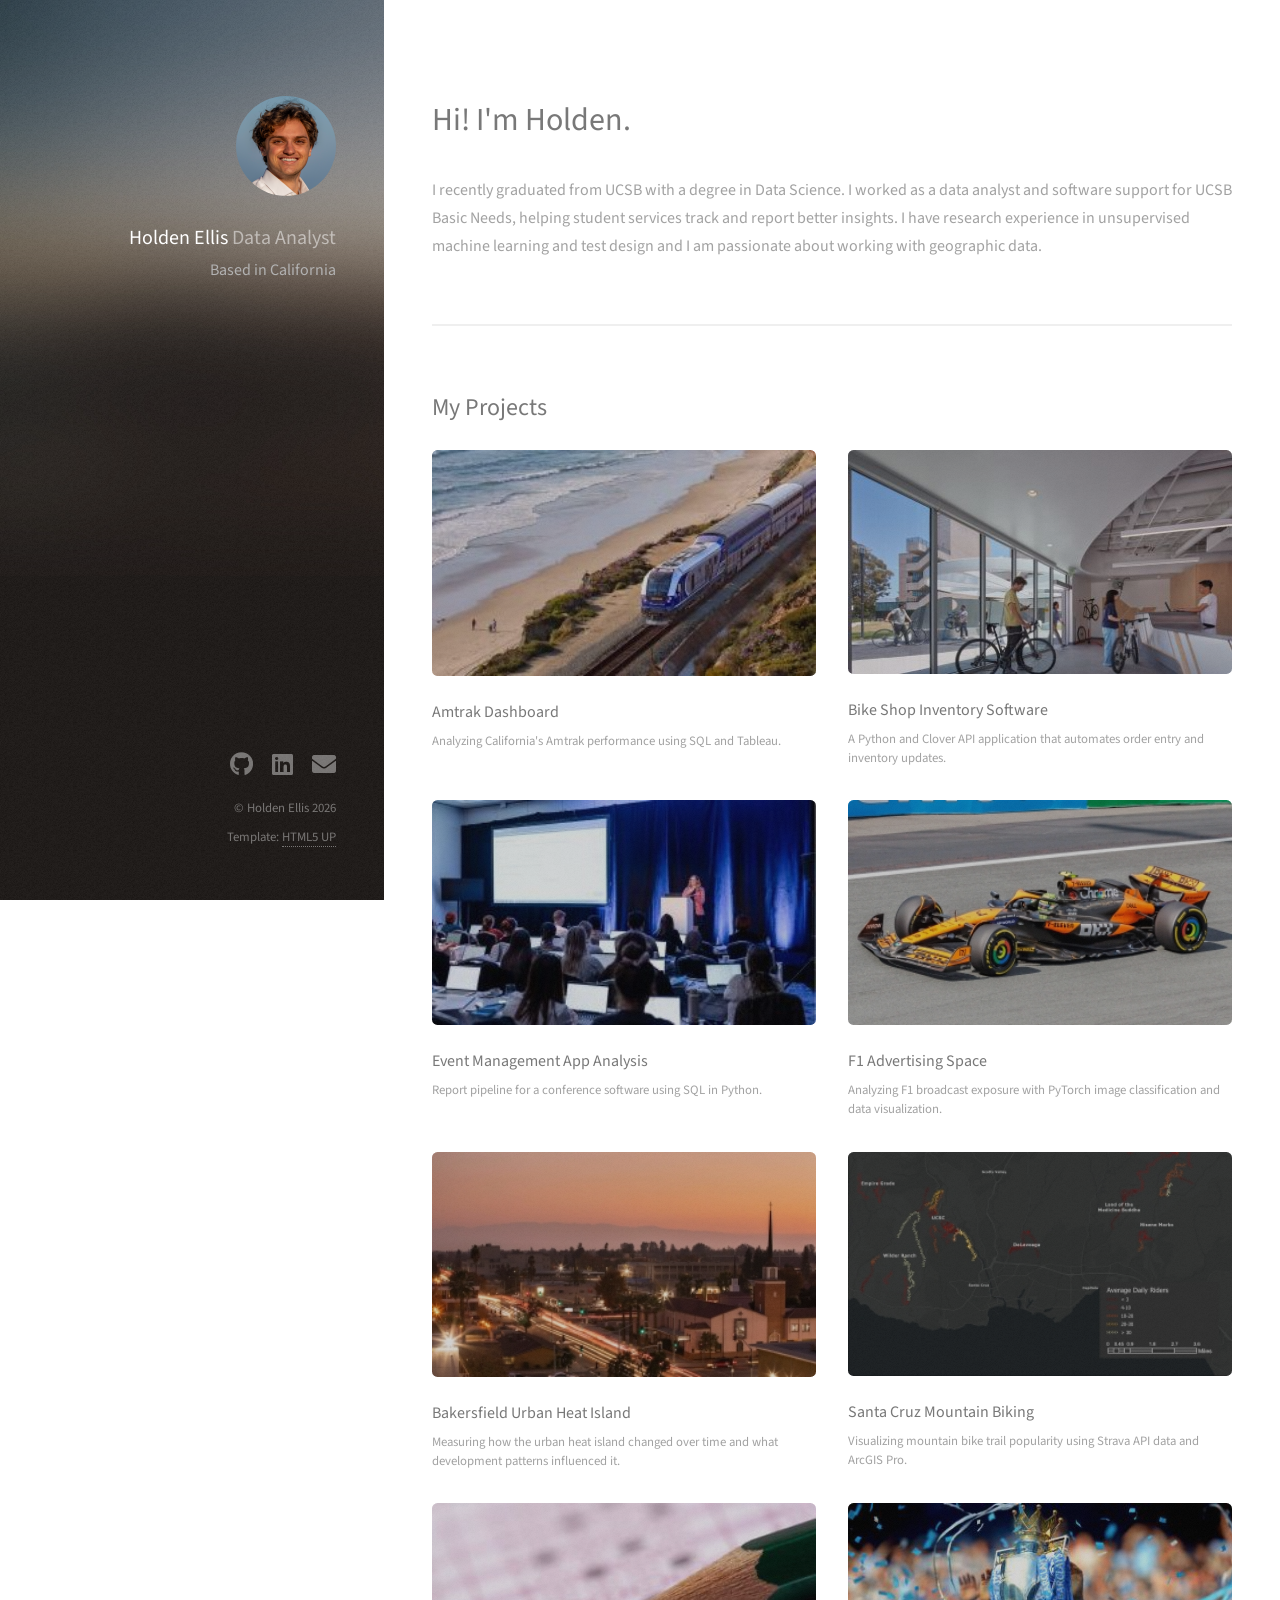
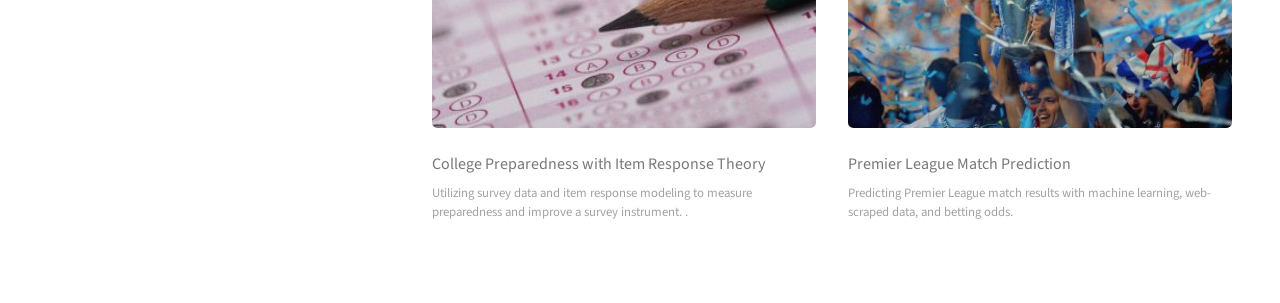
<file: index.html>
<!DOCTYPE HTML>
<html>
	<head>
		<title>Holden Ellis Portfolio</title>
		<meta charset="utf-8" />
		<meta name="viewport" content="width=device-width, initial-scale=1, user-scalable=no" />
		<link rel="stylesheet" href="assets/css/main.css" />
	</head>
	<body class="is-preload">

		<!-- Header -->
			<header id="header">
				<div class="inner">
					<a href="#" class="image avatar"><img src="images/avatar.png" alt="" /></a>
					<h1><strong class="identity-name">Holden Ellis</strong><br />
					<span class="identity-role">Data Analyst</span></h1>
					<p class="identity-location">Based in California</p>
				</div>
			</header>

		<!-- Main -->
			<div id="main">

				<!-- One -->
					<section id="one">
						<header class="major">
							<h2>Hi! I'm Holden.</h2>
						</header>
						<p>I recently graduated from UCSB with a degree in Data Science. I worked as a data analyst and software support for UCSB Basic Needs, helping student services track and report better insights. I have research experience in unsupervised machine learning and test design and I am passionate about working with geographic data.</p>
					</section>

				<!-- Two -->
					<section id="two">
						<h2>My Projects</h2>
						<div class="row">
							<article class="col-6 col-12-xsmall work-item">
									<a href="amtrak.html" class="image fit thumb project-link"><img src="images/thumbs/07.jpg" alt="California Amtrak Dashboard" /></a>
									<h3>Amtrak Dashboard</h3>
									<p>Analyzing California's Amtrak performance using SQL and Tableau.</p>
							</article>
							<article class="col-6 col-12-xsmall work-item">
								<a href="bike-shop-inventory.html" class="image fit thumb project-link"><img src="images/thumbs/02.jpg" alt="Bike Shop Inventory Management project" /></a>
								<h3>Bike Shop Inventory Software</h3>
								<p>A Python and Clover API application that automates order entry and inventory updates.</p>
							</article>
							<article class="col-6 col-12-xsmall work-item">
									<a href="event-software.html" class="image fit thumb project-link"><img src="images/thumbs/08.jpg" alt="Event Software project" /></a>
									<h3>Event Management App Analysis</h3>
									<p>Report pipeline for a conference software using SQL in Python.</p>
							</article>
							<article class="col-6 col-12-xsmall work-item">
								<a href="f1-advertising.html" class="image fit thumb project-link"><img src="images/thumbs/05.jpg" alt="F1 Advertising Space Analysis project" /></a>
								<h3>F1 Advertising Space</h3>
								<p>Analyzing F1 broadcast exposure with PyTorch image classification and data visualization.</p>
							</article>
							<article class="col-6 col-12-xsmall work-item">
								<a href="heat-island.html" class="image fit thumb project-link"><img src="images/thumbs/01.jpg" alt="Bakersfield Urban Heat Island project" /></a>
								<h3>Bakersfield Urban Heat Island</h3>
								<p>Measuring how the urban heat island changed over time and what development patterns influenced it.</p>
							</article>
							<article class="col-6 col-12-xsmall work-item">
								<a href="santa-cruz-mountain-biking.html" class="image fit thumb project-link"><img src="images/thumbs/03.jpg" alt="Santa Cruz Mountain Biking project" /></a>
								<h3>Santa Cruz Mountain Biking</h3>
								<p>Visualizing mountain bike trail popularity using Strava API data and ArcGIS Pro.</p>
							</article>
							<article class="col-6 col-12-xsmall work-item">
								<a href="survey-analysis-irt.html" class="image fit thumb project-link"><img src="images/thumbs/06.jpg" alt="Survey Analysis using Item Response Theory project" /></a>
								<h3>College Preparedness with Item Response Theory</h3>
								<p>Utilizing survey data and item response modeling to measure preparedness and improve a survey instrument. .</p>
							</article>
							<article class="col-6 col-12-xsmall work-item">
								<a href="football-match-prediction.html" class="image fit thumb project-link"><img src="images/thumbs/04.jpg" alt="English Premier League Match Prediction project" /></a>
								<h3>Premier League Match Prediction</h3>
								<p>Predicting Premier League match results with machine learning, web-scraped data, and betting odds.</p>
							</article>
						</div>
					</section>

		<!-- Footer -->
			<footer id="footer">
				<div class="inner">
					<ul class="icons">
						<li><a href="https://github.com/holdenellismain" class="icon brands fa-github"><span class="label">Github</span></a></li>
						<li><a href="https://www.linkedin.com/in/holden-ellis-74b820282/" class="icon brands fa-linkedin"><span class="label">LinkedIn</span></a></li>
						<li><a href="mailto:holdenellis66@gmail.com" class="icon solid fa-envelope"><span class="label">Email</span></a></li>
					</ul>
					<ul class="copyright">
						<li>&copy; Holden Ellis 2026</li><li>Template: <a href="http://html5up.net">HTML5 UP</a></li>
					</ul>
				</div>
			</footer>

		<!-- Scripts -->
			<script src="assets/js/jquery.min.js"></script>
			<script src="assets/js/jquery.poptrox.min.js"></script>
			<script src="assets/js/browser.min.js"></script>
			<script src="assets/js/breakpoints.min.js"></script>
			<script src="assets/js/util.js"></script>
			<script src="assets/js/main.js"></script>

	</body>
</html>
</file>
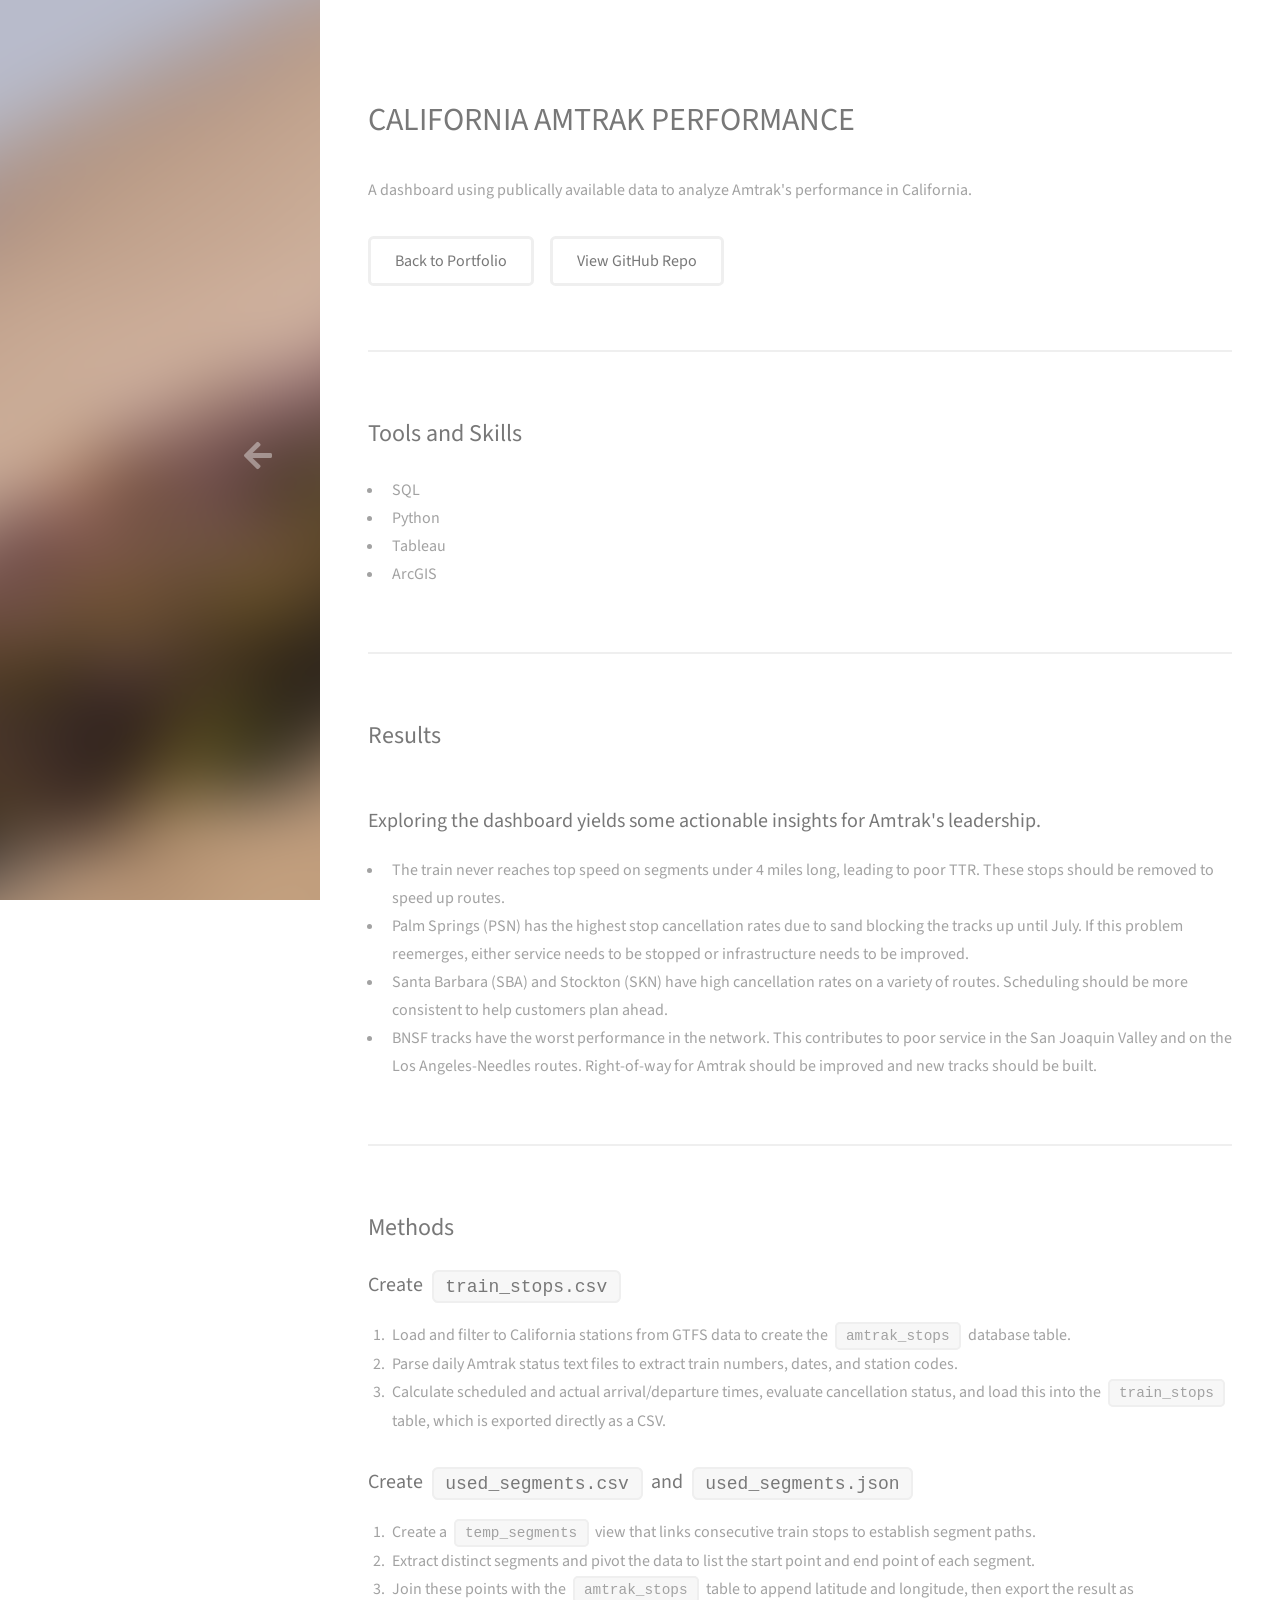
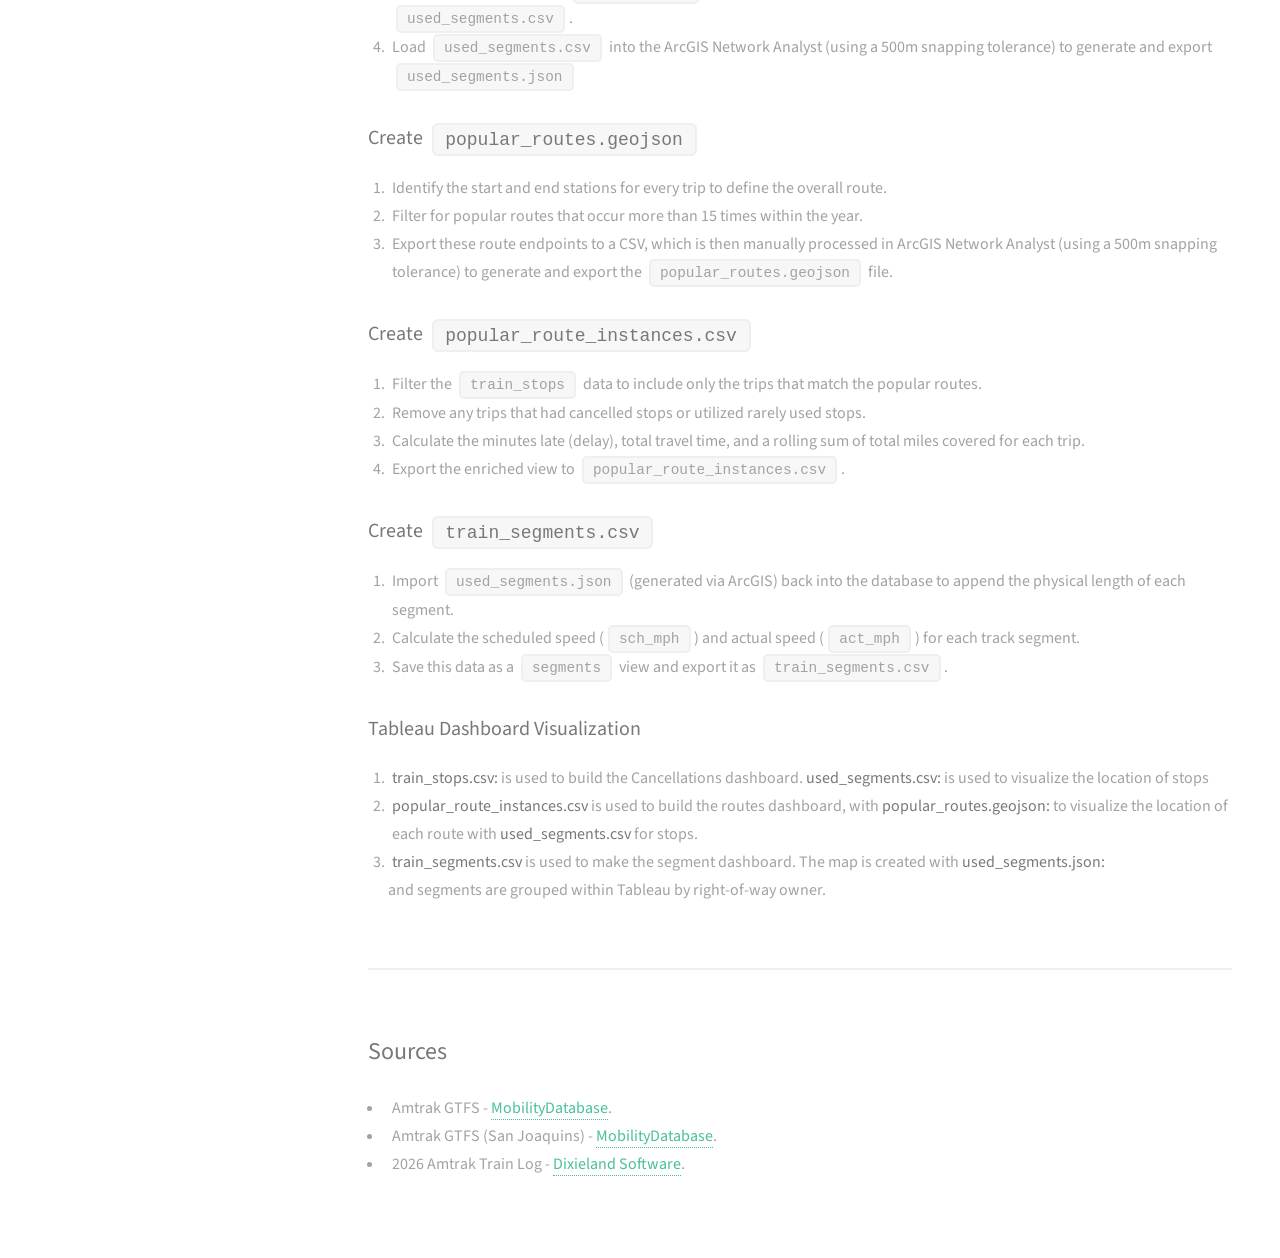
<file: amtrak.html>
<!DOCTYPE HTML>
<html>
	<head>
		<title>Amtrak Performance | Portfolio</title>
		<meta charset="utf-8" />
		<meta name="viewport" content="width=device-width, initial-scale=1, user-scalable=no" />
		<link rel="stylesheet" href="assets/css/main.css" />
		<link rel="stylesheet" href="assets/css/project.css" />
	</head>
	<body class="is-preload project-page amtrak-project">
		<header id="header">
			<div class="inner"></div>
			<footer id="footer">
				<ul class="icons">
					<li><a href="index.html" class="icon solid fa-arrow-left"><span class="label">Back to portfolio</span></a></li>
				</ul>
			</footer>
		</header>

		<div id="main">
			<section>
				<header class="major">
					<h1>CALIFORNIA AMTRAK PERFORMANCE</h1>
				</header>
				<p>A dashboard using publically available data to analyze Amtrak's performance in California.</p>
				<ul class="actions">
					<li><a href="index.html#two" class="button">Back to Portfolio</a></li>
					<li><a href="https://github.com/holdenellismain/CalAmtrak" class="button" target="_blank" rel="noopener">View GitHub Repo</a></li>
				</ul>
			</section>

			<section>
				<h2>Tools and Skills</h2>
				<ul>
					<li>SQL</li>
					<li>Python</li>
					<li>Tableau</li>
					<li>ArcGIS</li>
				</ul>
			</section>

			<section>
				<h2>Results</h2>
				<div class='tableauPlaceholder' id='viz1789000367286' style='position: relative'><noscript><a href='#'><img alt='Home ' src='https:&#47;&#47;public.tableau.com&#47;static&#47;images&#47;Am&#47;AmtrakDashboard_17873784958250&#47;Home&#47;1_rss.png' style='border: none' /></a></noscript><object class='tableauViz'  style='display:none;'><param name='host_url' value='https%3A%2F%2Fpublic.tableau.com%2F' /> <param name='embed_code_version' value='3' /> <param name='site_root' value='' /><param name='name' value='AmtrakDashboard_17873784958250&#47;Home' /><param name='tabs' value='no' /><param name='toolbar' value='yes' /><param name='static_image' value='https:&#47;&#47;public.tableau.com&#47;static&#47;images&#47;Am&#47;AmtrakDashboard_17873784958250&#47;Home&#47;1.png' /> <param name='animate_transition' value='yes' /><param name='display_static_image' value='yes' /><param name='display_spinner' value='yes' /><param name='display_overlay' value='yes' /><param name='display_count' value='yes' /><param name='language' value='en-US' /><param name='filter' value='publish=yes' /></object></div>                <script type='text/javascript'>                    var divElement = document.getElementById('viz1789000367286');                    var vizElement = divElement.getElementsByTagName('object')[0];                    if ( divElement.offsetWidth > 800 ) { vizElement.style.width='1000px';vizElement.style.height='827px';} else if ( divElement.offsetWidth > 500 ) { vizElement.style.width='1000px';vizElement.style.height='827px';} else { vizElement.style.width='100%';vizElement.style.height='727px';}                     var scriptElement = document.createElement('script');                    scriptElement.src = 'https://public.tableau.com/javascripts/api/viz_v1.js';                    vizElement.parentNode.insertBefore(scriptElement, vizElement);                </script>
				<br>
				<h3>Exploring the dashboard yields some actionable insights for Amtrak's leadership.</h3>
				<ul>
					<li>The train never reaches top speed on segments under 4 miles long, leading to poor TTR. These stops should be removed to speed up routes.</li>
					<li>Palm Springs (PSN) has the highest stop cancellation rates due to sand blocking the tracks up until July. If this problem reemerges, either service needs to be stopped or infrastructure needs to be improved.</li>
					<li>Santa Barbara (SBA) and Stockton (SKN) have high cancellation rates on a variety of routes. Scheduling should be more consistent to help customers plan ahead.</li>
					<li>BNSF tracks have the worst performance in the network. This contributes to poor service in the San Joaquin Valley and on the Los Angeles-Needles routes. Right-of-way for Amtrak should be improved and new tracks should be built.</li>
				</ul>
			</section>

			<section>
				<h2>Methods</h2>
				<h3>Create <code>train_stops.csv</code></h3>
				<ol>
					<li>Load and filter to California stations from GTFS data to create the <code>amtrak_stops</code> database table.</li>
					<li>Parse daily Amtrak status text files to extract train numbers, dates, and station codes.</li>
					<li>Calculate scheduled and actual arrival/departure times, evaluate cancellation status, and load this into the <code>train_stops</code> table, which is exported directly as a CSV.</li>
				</ol>

				<h3>Create <code>used_segments.csv</code> and <code>used_segments.json</code></h3>
				<ol>
					<li>Create a <code>temp_segments</code> view that links consecutive train stops to establish segment paths.</li>
					<li>Extract distinct segments and pivot the data to list the start point and end point of each segment.</li>
					<li>Join these points with the <code>amtrak_stops</code> table to append latitude and longitude, then export the result as <code>used_segments.csv</code>.</li>
					<li>Load <code>used_segments.csv</code> into the ArcGIS Network Analyst (using a 500m snapping tolerance) to generate and export <code>used_segments.json</code></li>
				</ol>

				<h3>Create <code>popular_routes.geojson</code></h3>
				<ol>
					<li>Identify the start and end stations for every trip to define the overall route.</li>
					<li>Filter for popular routes that occur more than 15 times within the year.</li>
					<li>Export these route endpoints to a CSV, which is then manually processed in ArcGIS Network Analyst (using a 500m snapping tolerance) to generate and export the <code>popular_routes.geojson</code> file.</li>
				</ol>

				<h3>Create <code>popular_route_instances.csv</code></h3>
				<ol>
					<li>Filter the <code>train_stops</code> data to include only the trips that match the popular routes.</li>
					<li>Remove any trips that had cancelled stops or utilized rarely used stops.</li>
					<li>Calculate the minutes late (delay), total travel time, and a rolling sum of total miles covered for each trip.</li>
					<li>Export the enriched view to <code>popular_route_instances.csv</code>.</li>
				</ol>

				<h3>Create <code>train_segments.csv</code></h3>
				<ol>
					<li>Import <code>used_segments.json</code> (generated via ArcGIS) back into the database to append the physical length of each segment.</li>
					<li>Calculate the scheduled speed (<code>sch_mph</code>) and actual speed (<code>act_mph</code>) for each track segment.</li>
					<li>Save this data as a <code>segments</code> view and export it as <code>train_segments.csv</code>.</li>
				</ol>

				<h3>Tableau Dashboard Visualization</h3>
				<ol>
					<li><strong>train_stops.csv:</strong> is used to build the Cancellations dashboard. <strong>used_segments.csv:</strong> is used to visualize the location of stops</li>
					<li><strong>popular_route_instances.csv</strong> is used to build the routes dashboard, with <strong>popular_routes.geojson:</strong> to visualize the location of each route with <strong>used_segments.csv</strong> for stops.</li>
					<li><strong>train_segments.csv</strong> is used to make the segment dashboard. The map is created with <strong>used_segments.json:</strong></li> and segments are grouped within Tableau by right-of-way owner. 
				</ol>
			</section>
			<section>
				<h2>Sources</h2>
				<ul>
					<li>Amtrak GTFS - <a href="https://mobilitydatabase.org/feeds/gtfs/mdb-11" target="_blank" rel="noopener">MobilityDatabase</a>.</li>
					<li>Amtrak GTFS (San Joaquins) - <a href="https://mobilitydatabase.org/feeds/gtfs/mdb-2295" target="_blank" rel="noopener">MobilityDatabase</a>.</li>
					<li>2026 Amtrak Train Log - <a href="https://dixielandsoftware.net/Amtrak/status/StatusPages/index.html" target="_blank" rel="noopener">Dixieland Software</a>.</li>
				</ul>
			</section>
		<script src="assets/js/jquery.min.js"></script>
		<script src="assets/js/browser.min.js"></script>
		<script src="assets/js/breakpoints.min.js"></script>
		<script src="assets/js/util.js"></script>
		<script src="assets/js/main.js"></script>
	</body>
</html>
</file>
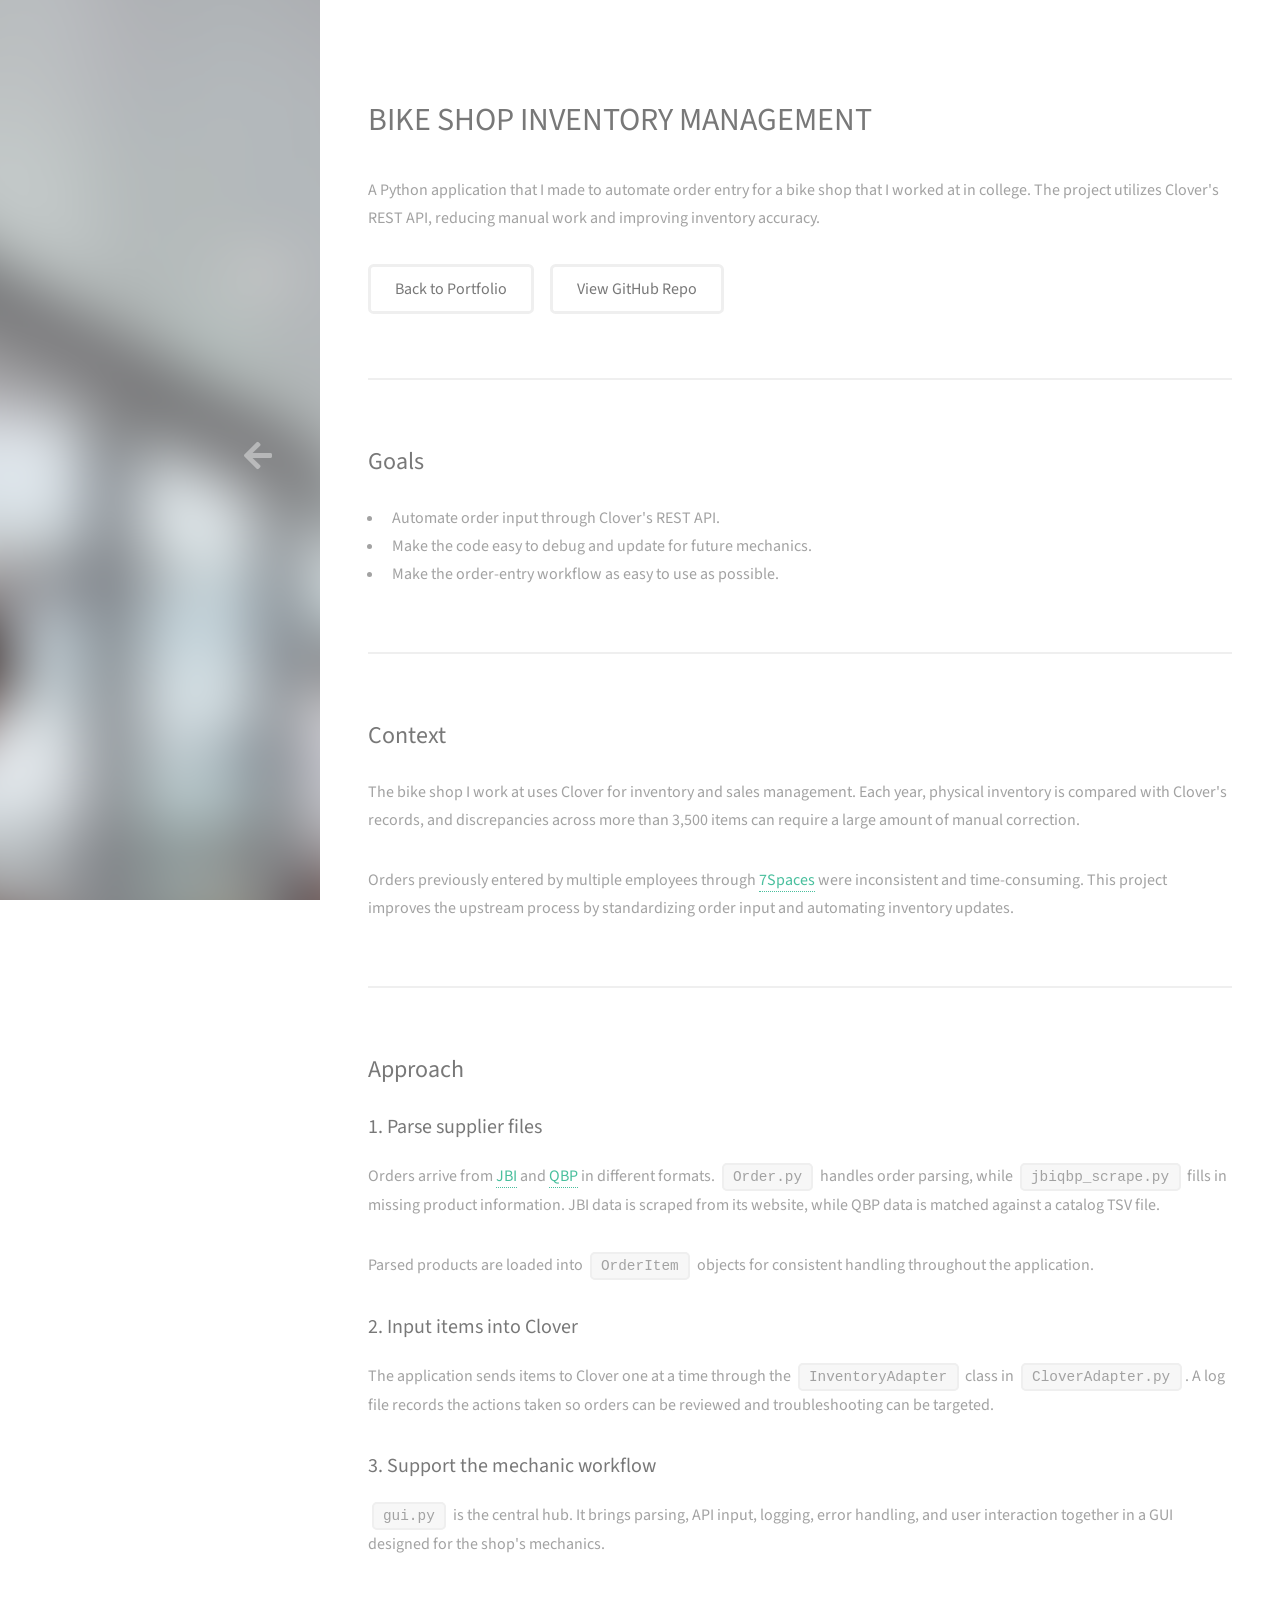
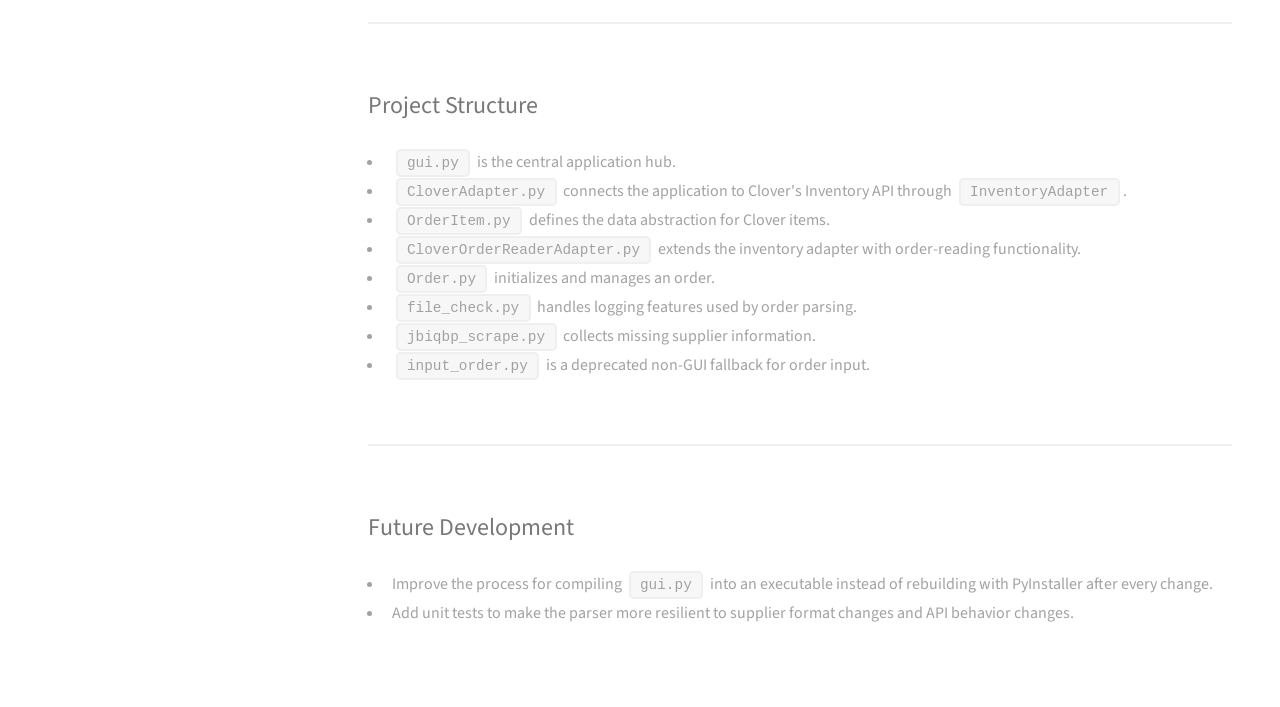
<file: bike-shop-inventory.html>
<!DOCTYPE HTML>
<html>
	<head>
		<title>Bike Shop Inventory Management | Portfolio</title>
		<meta charset="utf-8" />
		<meta name="viewport" content="width=device-width, initial-scale=1, user-scalable=no" />
		<link rel="stylesheet" href="assets/css/main.css" />
		<link rel="stylesheet" href="assets/css/project.css" />
	</head>
	<body class="is-preload project-page bike-shop-project">
		<header id="header">
			<div class="inner"></div>
			<footer id="footer">
				<ul class="icons">
					<li><a href="index.html" class="icon solid fa-arrow-left"><span class="label">Back to portfolio</span></a></li>
				</ul>
			</footer>
		</header>

		<div id="main">
			<section>
				<header class="major">
					<h1>BIKE SHOP INVENTORY MANAGEMENT</h1>
				</header>
				<p>A Python application that I made to automate order entry for a bike shop that I worked at in college. The project utilizes Clover's REST API, reducing manual work and improving inventory accuracy.</p>
				<ul class="actions">
					<li><a href="index.html#two" class="button">Back to Portfolio</a></li>
					<li><a href="https://github.com/holdenellismain/BikeShopInventory" class="button" target="_blank" rel="noopener">View GitHub Repo</a></li>
				</ul>
			</section>

			<section>
				<h2>Goals</h2>
				<ul>
					<li>Automate order input through Clover's REST API.</li>
					<li>Make the code easy to debug and update for future mechanics.</li>
					<li>Make the order-entry workflow as easy to use as possible.</li>
				</ul>
			</section>

			<section>
				<h2>Context</h2>
				<p>The bike shop I work at uses Clover for inventory and sales management. Each year, physical inventory is compared with Clover's records, and discrepancies across more than 3,500 items can require a large amount of manual correction.</p>
				<p>Orders previously entered by multiple employees through <a href="https://www.7-spaces.com/stock/login" target="_blank" rel="noopener">7Spaces</a> were inconsistent and time-consuming. This project improves the upstream process by standardizing order input and automating inventory updates.</p>
			</section>

			<section>
				<h2>Approach</h2>
				<h3>1. Parse supplier files</h3>
				<p>Orders arrive from <a href="https://jbi.bike/site/" target="_blank" rel="noopener">JBI</a> and <a href="https://www.qbp.com/" target="_blank" rel="noopener">QBP</a> in different formats. <code>Order.py</code> handles order parsing, while <code>jbiqbp_scrape.py</code> fills in missing product information. JBI data is scraped from its website, while QBP data is matched against a catalog TSV file.</p>
				<p>Parsed products are loaded into <code>OrderItem</code> objects for consistent handling throughout the application.</p>

				<h3>2. Input items into Clover</h3>
				<p>The application sends items to Clover one at a time through the <code>InventoryAdapter</code> class in <code>CloverAdapter.py</code>. A log file records the actions taken so orders can be reviewed and troubleshooting can be targeted.</p>

				<h3>3. Support the mechanic workflow</h3>
				<p><code>gui.py</code> is the central hub. It brings parsing, API input, logging, error handling, and user interaction together in a GUI designed for the shop's mechanics.</p>
			</section>

			<section>
				<h2>Project Structure</h2>
				<ul>
					<li><code>gui.py</code> is the central application hub.</li>
					<li><code>CloverAdapter.py</code> connects the application to Clover's Inventory API through <code>InventoryAdapter</code>.</li>
					<li><code>OrderItem.py</code> defines the data abstraction for Clover items.</li>
					<li><code>CloverOrderReaderAdapter.py</code> extends the inventory adapter with order-reading functionality.</li>
					<li><code>Order.py</code> initializes and manages an order.</li>
					<li><code>file_check.py</code> handles logging features used by order parsing.</li>
					<li><code>jbiqbp_scrape.py</code> collects missing supplier information.</li>
					<li><code>input_order.py</code> is a deprecated non-GUI fallback for order input.</li>
				</ul>
			</section>

			<section>
				<h2>Future Development</h2>
				<ul>
					<li>Improve the process for compiling <code>gui.py</code> into an executable instead of rebuilding with PyInstaller after every change.</li>
					<li>Add unit tests to make the parser more resilient to supplier format changes and API behavior changes.</li>
				</ul>
			</section>
		</div>

		<script src="assets/js/jquery.min.js"></script>
		<script src="assets/js/browser.min.js"></script>
		<script src="assets/js/breakpoints.min.js"></script>
		<script src="assets/js/util.js"></script>
		<script src="assets/js/main.js"></script>
	</body>
</html>
</file>
<file: assets/css/project.css>
/* Shared project-page settings. Override --project-image on each page body. */
.project-page {
	--project-image: url("../../images/fulls/01.jpg");
	--project-sidebar-width: 25%;
	--project-tile-size: 100% auto;
	--project-image-blur: 12px;
	--project-image-scale: 1;
}

.bike-shop-project {
	--project-image: url("../../images/fulls/02.jpg");
}

.santa-cruz-project {
	--project-image: url("../../images/fulls/03.jpg");
}

.football-prediction-project {
	--project-image: url("../../images/fulls/04.jpg");
}

.f1-advertising-project {
	--project-image: url("../../images/fulls/05.jpg");
}

.survey-irt-project {
	--project-image: url("../../images/fulls/06.jpg");
}

.amtrak-project {
	--project-image: url("../../images/fulls/07.jpg");
}

.event-software-project {
	--project-image: url("../../images/fulls/08.jpg");
}

.project-page #header {
	background-color: transparent;
	background-image: none;
	background-position: center center;
	background-repeat: no-repeat;
	background-size: cover;
	overflow: hidden;
}

.project-page #header::before {
	content: "";
	position: absolute;
	inset: -12px;
	background-image: var(--project-image);
	background-position: center var(--header-parallax, 0px);
	background-repeat: no-repeat;
	background-size: cover;
	filter: blur(var(--project-image-blur));
	-webkit-filter: blur(var(--project-image-blur));
	transform: scale(var(--project-image-scale, 4));
	transform-origin: center center;
	z-index: 0;
}

.project-page #header > * {
	position: relative;
	z-index: 1;
}

.project-page #header #footer {
	position: absolute;
	top: 50%;
	transform: translateY(-50%);
}

.project-page #header #footer .fa-arrow-left:before {
	font-size: 2em;
}

@media screen and (min-width: 981px) {
	.project-page #header {
		width: var(--project-sidebar-width);
	}

	.project-page #main {
		margin-left: var(--project-sidebar-width);
		width: calc(100% - var(--project-sidebar-width));
	}
}
</file>
<file: assets/css/main.css>
@import url("fontawesome-all.min.css");
@import url("https://fonts.googleapis.com/css?family=Source+Sans+Pro:400,400italic");

/*
	Strata by HTML5 UP
	html5up.net | @ajlkn
	Free for personal and commercial use under the CCA 3.0 license (html5up.net/license)
*/

html, body, div, span, applet, object,
iframe, h1, h2, h3, h4, h5, h6, p, blockquote,
pre, a, abbr, acronym, address, big, cite,
code, del, dfn, em, img, ins, kbd, q, s, samp,
small, strike, strong, sub, sup, tt, var, b,
u, i, center, dl, dt, dd, ol, ul, li, fieldset,
form, label, legend, table, caption, tbody,
tfoot, thead, tr, th, td, article, aside,
canvas, details, embed, figure, figcaption,
footer, header, hgroup, menu, nav, output, ruby,
section, summary, time, mark, audio, video {
	margin: 0;
	padding: 0;
	border: 0;
	font-size: 100%;
	font: inherit;
	vertical-align: baseline;}

article, aside, details, figcaption, figure,
footer, header, hgroup, menu, nav, section {
	display: block;}

body {
	line-height: 1;
}

ol, ul {
	list-style: none;
}

blockquote, q {
	quotes: none;
}

	blockquote:before, blockquote:after, q:before, q:after {
		content: '';
		content: none;
	}

table {
	border-collapse: collapse;
	border-spacing: 0;
}

body {
	-webkit-text-size-adjust: none;
}

mark {
	background-color: transparent;
	color: inherit;
}

input::-moz-focus-inner {
	border: 0;
	padding: 0;
}

input, select, textarea {
	-moz-appearance: none;
	-webkit-appearance: none;
	-ms-appearance: none;
	appearance: none;
}

/* Basic */

	html {
		box-sizing: border-box;
	}

	*, *:before, *:after {
		box-sizing: inherit;
	}

	body {
		background: #fff;
	}

		body.is-preload *, body.is-preload *:before, body.is-preload *:after {
			-moz-animation: none !important;
			-webkit-animation: none !important;
			-ms-animation: none !important;
			animation: none !important;
			-moz-transition: none !important;
			-webkit-transition: none !important;
			-ms-transition: none !important;
			transition: none !important;
		}

	body, input, select, textarea {
		color: #a2a2a2;
		font-family: "Source Sans Pro", Helvetica, sans-serif;
		font-size: 16pt;
		font-weight: 400;
		line-height: 1.75em;
	}

	a {
		-moz-transition: color 0.2s ease-in-out, border-color 0.2s ease-in-out;
		-webkit-transition: color 0.2s ease-in-out, border-color 0.2s ease-in-out;
		-ms-transition: color 0.2s ease-in-out, border-color 0.2s ease-in-out;
		transition: color 0.2s ease-in-out, border-color 0.2s ease-in-out;
		border-bottom: dotted 1px;
		color: #49bf9d;
		text-decoration: none;
	}

		a:hover {
			border-bottom-color: transparent;
			color: #49bf9d !important;
			text-decoration: none;
		}

	strong, b {
		color: #787878;
		font-weight: 400;
	}

	em, i {
		font-style: italic;
	}

	p {
		margin: 0 0 2em 0;
	}

	h1, h2, h3, h4, h5, h6 {
		color: #787878;
		font-weight: 400;
		line-height: 1em;
		margin: 0 0 1em 0;
	}

		h1 a, h2 a, h3 a, h4 a, h5 a, h6 a {
			color: inherit;
			text-decoration: none;
		}

	h1 {
		font-size: 2em;
		line-height: 1.5em;
	}

	h2 {
		font-size: 1.5em;
		line-height: 1.5em;
	}

	h3 {
		font-size: 1.25em;
		line-height: 1.5em;
	}

	h4 {
		font-size: 1.1em;
		line-height: 1.5em;
	}

	h5 {
		font-size: 0.9em;
		line-height: 1.5em;
	}

	h6 {
		font-size: 0.7em;
		line-height: 1.5em;
	}

	sub {
		font-size: 0.8em;
		position: relative;
		top: 0.5em;
	}

	sup {
		font-size: 0.8em;
		position: relative;
		top: -0.5em;
	}

	hr {
		border: 0;
		border-bottom: solid 2px #efefef;
		margin: 2em 0;
	}

		hr.major {
			margin: 3em 0;
		}

	blockquote {
		border-left: solid 6px #efefef;
		font-style: italic;
		margin: 0 0 2em 0;
		padding: 0.5em 0 0.5em 1.5em;
	}

	code {
		background: #f7f7f7;
		border-radius: 0.35em;
		border: solid 2px #efefef;
		font-family: "Courier New", monospace;
		font-size: 0.9em;
		margin: 0 0.25em;
		padding: 0.25em 0.65em;
	}

	pre {
		-webkit-overflow-scrolling: touch;
		font-family: "Courier New", monospace;
		font-size: 0.9em;
		margin: 0 0 2em 0;
	}

		pre code {
			display: block;
			line-height: 1.75em;
			padding: 1em 1.5em;
			overflow-x: auto;
		}

	.align-left {
		text-align: left;
	}

	.align-center {
		text-align: center;
	}

	.align-right {
		text-align: right;
	}

/* Container */

	.container {
		margin: 0 auto;
		max-width: calc(100% - 4em);
		width: 100%;
	}

		.container.xsmall {
			width: 25%;
		}

		.container.small {
			width: 50%;
		}

		.container.medium {
			width: 75%;
		}

		.container.large {
			width: 125%;
		}

		.container.xlarge {
			width: 150%;
		}

		.container.max {
			width: 100%;
		}

		@media screen and (max-width: 980px) {

			.container {
				width: 100% !important;
				max-width: 100% !important;
			}

		}

		@media screen and (max-width: 480px) {

			.container {
				max-width: calc(100% - 3em);
			}

		}

/* Row */

	.row {
		display: flex;
		flex-wrap: wrap;
		box-sizing: border-box;
		align-items: stretch;
	}

		.row > * {
			box-sizing: border-box;
		}

		.row.gtr-uniform > * > :last-child {
			margin-bottom: 0;
		}

		.row.aln-left {
			justify-content: flex-start;
		}

		.row.aln-center {
			justify-content: center;
		}

		.row.aln-right {
			justify-content: flex-end;
		}

		.row.aln-top {
			align-items: flex-start;
		}

		.row.aln-middle {
			align-items: center;
		}

		.row.aln-bottom {
			align-items: flex-end;
		}

		.row > .imp {
			order: -1;
		}

		.row > .col-1 {
			width: 8.33333%;
		}

		.row > .off-1 {
			margin-left: 8.33333%;
		}

		.row > .col-2 {
			width: 16.66667%;
		}

		.row > .off-2 {
			margin-left: 16.66667%;
		}

		.row > .col-3 {
			width: 25%;
		}

		.row > .off-3 {
			margin-left: 25%;
		}

		.row > .col-4 {
			width: 33.33333%;
		}

		.row > .off-4 {
			margin-left: 33.33333%;
		}

		.row > .col-5 {
			width: 41.66667%;
		}

		.row > .off-5 {
			margin-left: 41.66667%;
		}

		.row > .col-6 {
			width: 50%;
		}

		.row > .off-6 {
			margin-left: 50%;
		}

		.row > .col-7 {
			width: 58.33333%;
		}

		.row > .off-7 {
			margin-left: 58.33333%;
		}

		.row > .col-8 {
			width: 66.66667%;
		}

		.row > .off-8 {
			margin-left: 66.66667%;
		}

		.row > .col-9 {
			width: 75%;
		}

		.row > .off-9 {
			margin-left: 75%;
		}

		.row > .col-10 {
			width: 83.33333%;
		}

		.row > .off-10 {
			margin-left: 83.33333%;
		}

		.row > .col-11 {
			width: 91.66667%;
		}

		.row > .off-11 {
			margin-left: 91.66667%;
		}

		.row > .col-12 {
			width: 100%;
		}

		.row > .off-12 {
			margin-left: 100%;
		}

		.row.gtr-0 {
			margin-top: 0;
			margin-left: 0em;
		}

			.row.gtr-0 > * {
				padding: 0 0 0 0em;
			}

			.row.gtr-0.gtr-uniform {
				margin-top: 0em;
			}

				.row.gtr-0.gtr-uniform > * {
					padding-top: 0em;
				}

		.row.gtr-25 {
			margin-top: 0;
			margin-left: -0.625em;
		}

			.row.gtr-25 > * {
				padding: 0 0 0 0.625em;
			}

			.row.gtr-25.gtr-uniform {
				margin-top: -0.625em;
			}

				.row.gtr-25.gtr-uniform > * {
					padding-top: 0.625em;
				}

		.row.gtr-50 {
			margin-top: 0;
			margin-left: -1.25em;
		}

			.row.gtr-50 > * {
				padding: 0 0 0 1.25em;
			}

			.row.gtr-50.gtr-uniform {
				margin-top: -1.25em;
			}

				.row.gtr-50.gtr-uniform > * {
					padding-top: 1.25em;
				}

		.row {
			margin-top: 0;
			margin-left: -2.5em;
		}

			.row > * {
				padding: 0 0 0 2.5em;
			}

			.row.gtr-uniform {
				margin-top: -2.5em;
			}

				.row.gtr-uniform > * {
					padding-top: 2.5em;
				}

		.row.gtr-150 {
			margin-top: 0;
			margin-left: -3.75em;
		}

			.row.gtr-150 > * {
				padding: 0 0 0 3.75em;
			}

			.row.gtr-150.gtr-uniform {
				margin-top: -3.75em;
			}

				.row.gtr-150.gtr-uniform > * {
					padding-top: 3.75em;
				}

		.row.gtr-200 {
			margin-top: 0;
			margin-left: -5em;
		}

			.row.gtr-200 > * {
				padding: 0 0 0 5em;
			}

			.row.gtr-200.gtr-uniform {
				margin-top: -5em;
			}

				.row.gtr-200.gtr-uniform > * {
					padding-top: 5em;
				}

		@media screen and (max-width: 1800px) {

			.row {
				display: flex;
				flex-wrap: wrap;
				box-sizing: border-box;
				align-items: stretch;
			}

				.row > * {
					box-sizing: border-box;
				}

				.row.gtr-uniform > * > :last-child {
					margin-bottom: 0;
				}

				.row.aln-left {
					justify-content: flex-start;
				}

				.row.aln-center {
					justify-content: center;
				}

				.row.aln-right {
					justify-content: flex-end;
				}

				.row.aln-top {
					align-items: flex-start;
				}

				.row.aln-middle {
					align-items: center;
				}

				.row.aln-bottom {
					align-items: flex-end;
				}

				.row > .imp-xlarge {
					order: -1;
				}

				.row > .col-1-xlarge {
					width: 8.33333%;
				}

				.row > .off-1-xlarge {
					margin-left: 8.33333%;
				}

				.row > .col-2-xlarge {
					width: 16.66667%;
				}

				.row > .off-2-xlarge {
					margin-left: 16.66667%;
				}

				.row > .col-3-xlarge {
					width: 25%;
				}

				.row > .off-3-xlarge {
					margin-left: 25%;
				}

				.row > .col-4-xlarge {
					width: 33.33333%;
				}

				.row > .off-4-xlarge {
					margin-left: 33.33333%;
				}

				.row > .col-5-xlarge {
					width: 41.66667%;
				}

				.row > .off-5-xlarge {
					margin-left: 41.66667%;
				}

				.row > .col-6-xlarge {
					width: 50%;
				}

				.row > .off-6-xlarge {
					margin-left: 50%;
				}

				.row > .col-7-xlarge {
					width: 58.33333%;
				}

				.row > .off-7-xlarge {
					margin-left: 58.33333%;
				}

				.row > .col-8-xlarge {
					width: 66.66667%;
				}

				.row > .off-8-xlarge {
					margin-left: 66.66667%;
				}

				.row > .col-9-xlarge {
					width: 75%;
				}

				.row > .off-9-xlarge {
					margin-left: 75%;
				}

				.row > .col-10-xlarge {
					width: 83.33333%;
				}

				.row > .off-10-xlarge {
					margin-left: 83.33333%;
				}

				.row > .col-11-xlarge {
					width: 91.66667%;
				}

				.row > .off-11-xlarge {
					margin-left: 91.66667%;
				}

				.row > .col-12-xlarge {
					width: 100%;
				}

				.row > .off-12-xlarge {
					margin-left: 100%;
				}

				.row.gtr-0 {
					margin-top: 0;
					margin-left: 0em;
				}

					.row.gtr-0 > * {
						padding: 0 0 0 0em;
					}

					.row.gtr-0.gtr-uniform {
						margin-top: 0em;
					}

						.row.gtr-0.gtr-uniform > * {
							padding-top: 0em;
						}

				.row.gtr-25 {
					margin-top: 0;
					margin-left: -0.625em;
				}

					.row.gtr-25 > * {
						padding: 0 0 0 0.625em;
					}

					.row.gtr-25.gtr-uniform {
						margin-top: -0.625em;
					}

						.row.gtr-25.gtr-uniform > * {
							padding-top: 0.625em;
						}

				.row.gtr-50 {
					margin-top: 0;
					margin-left: -1.25em;
				}

					.row.gtr-50 > * {
						padding: 0 0 0 1.25em;
					}

					.row.gtr-50.gtr-uniform {
						margin-top: -1.25em;
					}

						.row.gtr-50.gtr-uniform > * {
							padding-top: 1.25em;
						}

				.row {
					margin-top: 0;
					margin-left: -2.5em;
				}

					.row > * {
						padding: 0 0 0 2.5em;
					}

					.row.gtr-uniform {
						margin-top: -2.5em;
					}

						.row.gtr-uniform > * {
							padding-top: 2.5em;
						}

				.row.gtr-150 {
					margin-top: 0;
					margin-left: -3.75em;
				}

					.row.gtr-150 > * {
						padding: 0 0 0 3.75em;
					}

					.row.gtr-150.gtr-uniform {
						margin-top: -3.75em;
					}

						.row.gtr-150.gtr-uniform > * {
							padding-top: 3.75em;
						}

				.row.gtr-200 {
					margin-top: 0;
					margin-left: -5em;
				}

					.row.gtr-200 > * {
						padding: 0 0 0 5em;
					}

					.row.gtr-200.gtr-uniform {
						margin-top: -5em;
					}

						.row.gtr-200.gtr-uniform > * {
							padding-top: 5em;
						}

		}

		@media screen and (max-width: 1280px) {

			.row {
				display: flex;
				flex-wrap: wrap;
				box-sizing: border-box;
				align-items: stretch;
			}

				.row > * {
					box-sizing: border-box;
				}

				.row.gtr-uniform > * > :last-child {
					margin-bottom: 0;
				}

				.row.aln-left {
					justify-content: flex-start;
				}

				.row.aln-center {
					justify-content: center;
				}

				.row.aln-right {
					justify-content: flex-end;
				}

				.row.aln-top {
					align-items: flex-start;
				}

				.row.aln-middle {
					align-items: center;
				}

				.row.aln-bottom {
					align-items: flex-end;
				}

				.row > .imp-large {
					order: -1;
				}

				.row > .col-1-large {
					width: 8.33333%;
				}

				.row > .off-1-large {
					margin-left: 8.33333%;
				}

				.row > .col-2-large {
					width: 16.66667%;
				}

				.row > .off-2-large {
					margin-left: 16.66667%;
				}

				.row > .col-3-large {
					width: 25%;
				}

				.row > .off-3-large {
					margin-left: 25%;
				}

				.row > .col-4-large {
					width: 33.33333%;
				}

				.row > .off-4-large {
					margin-left: 33.33333%;
				}

				.row > .col-5-large {
					width: 41.66667%;
				}

				.row > .off-5-large {
					margin-left: 41.66667%;
				}

				.row > .col-6-large {
					width: 50%;
				}

				.row > .off-6-large {
					margin-left: 50%;
				}

				.row > .col-7-large {
					width: 58.33333%;
				}

				.row > .off-7-large {
					margin-left: 58.33333%;
				}

				.row > .col-8-large {
					width: 66.66667%;
				}

				.row > .off-8-large {
					margin-left: 66.66667%;
				}

				.row > .col-9-large {
					width: 75%;
				}

				.row > .off-9-large {
					margin-left: 75%;
				}

				.row > .col-10-large {
					width: 83.33333%;
				}

				.row > .off-10-large {
					margin-left: 83.33333%;
				}

				.row > .col-11-large {
					width: 91.66667%;
				}

				.row > .off-11-large {
					margin-left: 91.66667%;
				}

				.row > .col-12-large {
					width: 100%;
				}

				.row > .off-12-large {
					margin-left: 100%;
				}

				.row.gtr-0 {
					margin-top: 0;
					margin-left: 0em;
				}

					.row.gtr-0 > * {
						padding: 0 0 0 0em;
					}

					.row.gtr-0.gtr-uniform {
						margin-top: 0em;
					}

						.row.gtr-0.gtr-uniform > * {
							padding-top: 0em;
						}

				.row.gtr-25 {
					margin-top: 0;
					margin-left: -0.5em;
				}

					.row.gtr-25 > * {
						padding: 0 0 0 0.5em;
					}

					.row.gtr-25.gtr-uniform {
						margin-top: -0.5em;
					}

						.row.gtr-25.gtr-uniform > * {
							padding-top: 0.5em;
						}

				.row.gtr-50 {
					margin-top: 0;
					margin-left: -1em;
				}

					.row.gtr-50 > * {
						padding: 0 0 0 1em;
					}

					.row.gtr-50.gtr-uniform {
						margin-top: -1em;
					}

						.row.gtr-50.gtr-uniform > * {
							padding-top: 1em;
						}

				.row {
					margin-top: 0;
					margin-left: -2em;
				}

					.row > * {
						padding: 0 0 0 2em;
					}

					.row.gtr-uniform {
						margin-top: -2em;
					}

						.row.gtr-uniform > * {
							padding-top: 2em;
						}

				.row.gtr-150 {
					margin-top: 0;
					margin-left: -3em;
				}

					.row.gtr-150 > * {
						padding: 0 0 0 3em;
					}

					.row.gtr-150.gtr-uniform {
						margin-top: -3em;
					}

						.row.gtr-150.gtr-uniform > * {
							padding-top: 3em;
						}

				.row.gtr-200 {
					margin-top: 0;
					margin-left: -4em;
				}

					.row.gtr-200 > * {
						padding: 0 0 0 4em;
					}

					.row.gtr-200.gtr-uniform {
						margin-top: -4em;
					}

						.row.gtr-200.gtr-uniform > * {
							padding-top: 4em;
						}

		}

		@media screen and (max-width: 980px) {

			.row {
				display: flex;
				flex-wrap: wrap;
				box-sizing: border-box;
				align-items: stretch;
			}

				.row > * {
					box-sizing: border-box;
				}

				.row.gtr-uniform > * > :last-child {
					margin-bottom: 0;
				}

				.row.aln-left {
					justify-content: flex-start;
				}

				.row.aln-center {
					justify-content: center;
				}

				.row.aln-right {
					justify-content: flex-end;
				}

				.row.aln-top {
					align-items: flex-start;
				}

				.row.aln-middle {
					align-items: center;
				}

				.row.aln-bottom {
					align-items: flex-end;
				}

				.row > .imp-medium {
					order: -1;
				}

				.row > .col-1-medium {
					width: 8.33333%;
				}

				.row > .off-1-medium {
					margin-left: 8.33333%;
				}

				.row > .col-2-medium {
					width: 16.66667%;
				}

				.row > .off-2-medium {
					margin-left: 16.66667%;
				}

				.row > .col-3-medium {
					width: 25%;
				}

				.row > .off-3-medium {
					margin-left: 25%;
				}

				.row > .col-4-medium {
					width: 33.33333%;
				}

				.row > .off-4-medium {
					margin-left: 33.33333%;
				}

				.row > .col-5-medium {
					width: 41.66667%;
				}

				.row > .off-5-medium {
					margin-left: 41.66667%;
				}

				.row > .col-6-medium {
					width: 50%;
				}

				.row > .off-6-medium {
					margin-left: 50%;
				}

				.row > .col-7-medium {
					width: 58.33333%;
				}

				.row > .off-7-medium {
					margin-left: 58.33333%;
				}

				.row > .col-8-medium {
					width: 66.66667%;
				}

				.row > .off-8-medium {
					margin-left: 66.66667%;
				}

				.row > .col-9-medium {
					width: 75%;
				}

				.row > .off-9-medium {
					margin-left: 75%;
				}

				.row > .col-10-medium {
					width: 83.33333%;
				}

				.row > .off-10-medium {
					margin-left: 83.33333%;
				}

				.row > .col-11-medium {
					width: 91.66667%;
				}

				.row > .off-11-medium {
					margin-left: 91.66667%;
				}

				.row > .col-12-medium {
					width: 100%;
				}

				.row > .off-12-medium {
					margin-left: 100%;
				}

				.row.gtr-0 {
					margin-top: 0;
					margin-left: 0em;
				}

					.row.gtr-0 > * {
						padding: 0 0 0 0em;
					}

					.row.gtr-0.gtr-uniform {
						margin-top: 0em;
					}

						.row.gtr-0.gtr-uniform > * {
							padding-top: 0em;
						}

				.row.gtr-25 {
					margin-top: 0;
					margin-left: -0.5em;
				}

					.row.gtr-25 > * {
						padding: 0 0 0 0.5em;
					}

					.row.gtr-25.gtr-uniform {
						margin-top: -0.5em;
					}

						.row.gtr-25.gtr-uniform > * {
							padding-top: 0.5em;
						}

				.row.gtr-50 {
					margin-top: 0;
					margin-left: -1em;
				}

					.row.gtr-50 > * {
						padding: 0 0 0 1em;
					}

					.row.gtr-50.gtr-uniform {
						margin-top: -1em;
					}

						.row.gtr-50.gtr-uniform > * {
							padding-top: 1em;
						}

				.row {
					margin-top: 0;
					margin-left: -2em;
				}

					.row > * {
						padding: 0 0 0 2em;
					}

					.row.gtr-uniform {
						margin-top: -2em;
					}

						.row.gtr-uniform > * {
							padding-top: 2em;
						}

				.row.gtr-150 {
					margin-top: 0;
					margin-left: -3em;
				}

					.row.gtr-150 > * {
						padding: 0 0 0 3em;
					}

					.row.gtr-150.gtr-uniform {
						margin-top: -3em;
					}

						.row.gtr-150.gtr-uniform > * {
							padding-top: 3em;
						}

				.row.gtr-200 {
					margin-top: 0;
					margin-left: -4em;
				}

					.row.gtr-200 > * {
						padding: 0 0 0 4em;
					}

					.row.gtr-200.gtr-uniform {
						margin-top: -4em;
					}

						.row.gtr-200.gtr-uniform > * {
							padding-top: 4em;
						}

		}

		@media screen and (max-width: 736px) {

			.row {
				display: flex;
				flex-wrap: wrap;
				box-sizing: border-box;
				align-items: stretch;
			}

				.row > * {
					box-sizing: border-box;
				}

				.row.gtr-uniform > * > :last-child {
					margin-bottom: 0;
				}

				.row.aln-left {
					justify-content: flex-start;
				}

				.row.aln-center {
					justify-content: center;
				}

				.row.aln-right {
					justify-content: flex-end;
				}

				.row.aln-top {
					align-items: flex-start;
				}

				.row.aln-middle {
					align-items: center;
				}

				.row.aln-bottom {
					align-items: flex-end;
				}

				.row > .imp-small {
					order: -1;
				}

				.row > .col-1-small {
					width: 8.33333%;
				}

				.row > .off-1-small {
					margin-left: 8.33333%;
				}

				.row > .col-2-small {
					width: 16.66667%;
				}

				.row > .off-2-small {
					margin-left: 16.66667%;
				}

				.row > .col-3-small {
					width: 25%;
				}

				.row > .off-3-small {
					margin-left: 25%;
				}

				.row > .col-4-small {
					width: 33.33333%;
				}

				.row > .off-4-small {
					margin-left: 33.33333%;
				}

				.row > .col-5-small {
					width: 41.66667%;
				}

				.row > .off-5-small {
					margin-left: 41.66667%;
				}

				.row > .col-6-small {
					width: 50%;
				}

				.row > .off-6-small {
					margin-left: 50%;
				}

				.row > .col-7-small {
					width: 58.33333%;
				}

				.row > .off-7-small {
					margin-left: 58.33333%;
				}

				.row > .col-8-small {
					width: 66.66667%;
				}

				.row > .off-8-small {
					margin-left: 66.66667%;
				}

				.row > .col-9-small {
					width: 75%;
				}

				.row > .off-9-small {
					margin-left: 75%;
				}

				.row > .col-10-small {
					width: 83.33333%;
				}

				.row > .off-10-small {
					margin-left: 83.33333%;
				}

				.row > .col-11-small {
					width: 91.66667%;
				}

				.row > .off-11-small {
					margin-left: 91.66667%;
				}

				.row > .col-12-small {
					width: 100%;
				}

				.row > .off-12-small {
					margin-left: 100%;
				}

				.row.gtr-0 {
					margin-top: 0;
					margin-left: 0em;
				}

					.row.gtr-0 > * {
						padding: 0 0 0 0em;
					}

					.row.gtr-0.gtr-uniform {
						margin-top: 0em;
					}

						.row.gtr-0.gtr-uniform > * {
							padding-top: 0em;
						}

				.row.gtr-25 {
					margin-top: 0;
					margin-left: -0.375em;
				}

					.row.gtr-25 > * {
						padding: 0 0 0 0.375em;
					}

					.row.gtr-25.gtr-uniform {
						margin-top: -0.375em;
					}

						.row.gtr-25.gtr-uniform > * {
							padding-top: 0.375em;
						}

				.row.gtr-50 {
					margin-top: 0;
					margin-left: -0.75em;
				}

					.row.gtr-50 > * {
						padding: 0 0 0 0.75em;
					}

					.row.gtr-50.gtr-uniform {
						margin-top: -0.75em;
					}

						.row.gtr-50.gtr-uniform > * {
							padding-top: 0.75em;
						}

				.row {
					margin-top: 0;
					margin-left: -1.5em;
				}

					.row > * {
						padding: 0 0 0 1.5em;
					}

					.row.gtr-uniform {
						margin-top: -1.5em;
					}

						.row.gtr-uniform > * {
							padding-top: 1.5em;
						}

				.row.gtr-150 {
					margin-top: 0;
					margin-left: -2.25em;
				}

					.row.gtr-150 > * {
						padding: 0 0 0 2.25em;
					}

					.row.gtr-150.gtr-uniform {
						margin-top: -2.25em;
					}

						.row.gtr-150.gtr-uniform > * {
							padding-top: 2.25em;
						}

				.row.gtr-200 {
					margin-top: 0;
					margin-left: -3em;
				}

					.row.gtr-200 > * {
						padding: 0 0 0 3em;
					}

					.row.gtr-200.gtr-uniform {
						margin-top: -3em;
					}

						.row.gtr-200.gtr-uniform > * {
							padding-top: 3em;
						}

		}

		@media screen and (max-width: 480px) {

			.row {
				display: flex;
				flex-wrap: wrap;
				box-sizing: border-box;
				align-items: stretch;
			}

				.row > * {
					box-sizing: border-box;
				}

				.row.gtr-uniform > * > :last-child {
					margin-bottom: 0;
				}

				.row.aln-left {
					justify-content: flex-start;
				}

				.row.aln-center {
					justify-content: center;
				}

				.row.aln-right {
					justify-content: flex-end;
				}

				.row.aln-top {
					align-items: flex-start;
				}

				.row.aln-middle {
					align-items: center;
				}

				.row.aln-bottom {
					align-items: flex-end;
				}

				.row > .imp-xsmall {
					order: -1;
				}

				.row > .col-1-xsmall {
					width: 8.33333%;
				}

				.row > .off-1-xsmall {
					margin-left: 8.33333%;
				}

				.row > .col-2-xsmall {
					width: 16.66667%;
				}

				.row > .off-2-xsmall {
					margin-left: 16.66667%;
				}

				.row > .col-3-xsmall {
					width: 25%;
				}

				.row > .off-3-xsmall {
					margin-left: 25%;
				}

				.row > .col-4-xsmall {
					width: 33.33333%;
				}

				.row > .off-4-xsmall {
					margin-left: 33.33333%;
				}

				.row > .col-5-xsmall {
					width: 41.66667%;
				}

				.row > .off-5-xsmall {
					margin-left: 41.66667%;
				}

				.row > .col-6-xsmall {
					width: 50%;
				}

				.row > .off-6-xsmall {
					margin-left: 50%;
				}

				.row > .col-7-xsmall {
					width: 58.33333%;
				}

				.row > .off-7-xsmall {
					margin-left: 58.33333%;
				}

				.row > .col-8-xsmall {
					width: 66.66667%;
				}

				.row > .off-8-xsmall {
					margin-left: 66.66667%;
				}

				.row > .col-9-xsmall {
					width: 75%;
				}

				.row > .off-9-xsmall {
					margin-left: 75%;
				}

				.row > .col-10-xsmall {
					width: 83.33333%;
				}

				.row > .off-10-xsmall {
					margin-left: 83.33333%;
				}

				.row > .col-11-xsmall {
					width: 91.66667%;
				}

				.row > .off-11-xsmall {
					margin-left: 91.66667%;
				}

				.row > .col-12-xsmall {
					width: 100%;
				}

				.row > .off-12-xsmall {
					margin-left: 100%;
				}

				.row.gtr-0 {
					margin-top: 0;
					margin-left: 0em;
				}

					.row.gtr-0 > * {
						padding: 0 0 0 0em;
					}

					.row.gtr-0.gtr-uniform {
						margin-top: 0em;
					}

						.row.gtr-0.gtr-uniform > * {
							padding-top: 0em;
						}

				.row.gtr-25 {
					margin-top: 0;
					margin-left: -0.375em;
				}

					.row.gtr-25 > * {
						padding: 0 0 0 0.375em;
					}

					.row.gtr-25.gtr-uniform {
						margin-top: -0.375em;
					}

						.row.gtr-25.gtr-uniform > * {
							padding-top: 0.375em;
						}

				.row.gtr-50 {
					margin-top: 0;
					margin-left: -0.75em;
				}

					.row.gtr-50 > * {
						padding: 0 0 0 0.75em;
					}

					.row.gtr-50.gtr-uniform {
						margin-top: -0.75em;
					}

						.row.gtr-50.gtr-uniform > * {
							padding-top: 0.75em;
						}

				.row {
					margin-top: 0;
					margin-left: -1.5em;
				}

					.row > * {
						padding: 0 0 0 1.5em;
					}

					.row.gtr-uniform {
						margin-top: -1.5em;
					}

						.row.gtr-uniform > * {
							padding-top: 1.5em;
						}

				.row.gtr-150 {
					margin-top: 0;
					margin-left: -2.25em;
				}

					.row.gtr-150 > * {
						padding: 0 0 0 2.25em;
					}

					.row.gtr-150.gtr-uniform {
						margin-top: -2.25em;
					}

						.row.gtr-150.gtr-uniform > * {
							padding-top: 2.25em;
						}

				.row.gtr-200 {
					margin-top: 0;
					margin-left: -3em;
				}

					.row.gtr-200 > * {
						padding: 0 0 0 3em;
					}

					.row.gtr-200.gtr-uniform {
						margin-top: -3em;
					}

						.row.gtr-200.gtr-uniform > * {
							padding-top: 3em;
						}

		}

/* Section/Article */

	section.special, article.special {
		text-align: center;
	}

	header p {
		color: #b2b2b2;
		position: relative;
		margin: 0 0 1.5em 0;
	}

	header h2 + p {
		font-size: 1.25em;
		margin-top: -1em;
		line-height: 1.5em;
	}

	header h3 + p {
		font-size: 1.1em;
		margin-top: -0.8em;
		line-height: 1.5em;
	}

	header h4 + p,
	header h5 + p,
	header h6 + p {
		font-size: 0.9em;
		margin-top: -0.6em;
		line-height: 1.5em;
	}

	header.major h2 {
		font-size: 2em;
	}

/* Form */

	form {
		margin: 0 0 2em 0;
	}

	label {
		color: #787878;
		display: block;
		font-size: 0.9em;
		font-weight: 400;
		margin: 0 0 1em 0;
	}

	input[type="text"],
	input[type="password"],
	input[type="email"],
	select,
	textarea {
		-moz-appearance: none;
		-webkit-appearance: none;
		-ms-appearance: none;
		appearance: none;
		background: #f7f7f7;
		border-radius: 0.35em;
		border: solid 2px transparent;
		color: inherit;
		display: block;
		outline: 0;
		padding: 0 0.75em;
		text-decoration: none;
		width: 100%;
	}

		input[type="text"]:invalid,
		input[type="password"]:invalid,
		input[type="email"]:invalid,
		select:invalid,
		textarea:invalid {
			box-shadow: none;
		}

		input[type="text"]:focus,
		input[type="password"]:focus,
		input[type="email"]:focus,
		select:focus,
		textarea:focus {
			border-color: #49bf9d;
		}

	select {
		background-image: url("data:image/svg+xml;charset=utf8,%3Csvg xmlns='http://www.w3.org/2000/svg' width='40' height='40' preserveAspectRatio='none' viewBox='0 0 40 40'%3E%3Cpath d='M9.4,12.3l10.4,10.4l10.4-10.4c0.2-0.2,0.5-0.4,0.9-0.4c0.3,0,0.6,0.1,0.9,0.4l3.3,3.3c0.2,0.2,0.4,0.5,0.4,0.9 c0,0.4-0.1,0.6-0.4,0.9L20.7,31.9c-0.2,0.2-0.5,0.4-0.9,0.4c-0.3,0-0.6-0.1-0.9-0.4L4.3,17.3c-0.2-0.2-0.4-0.5-0.4-0.9 c0-0.4,0.1-0.6,0.4-0.9l3.3-3.3c0.2-0.2,0.5-0.4,0.9-0.4S9.1,12.1,9.4,12.3z' fill='%23dfdfdf' /%3E%3C/svg%3E");
		background-size: 1.25rem;
		background-repeat: no-repeat;
		background-position: calc(100% - 1rem) center;
		height: 2.75em;
		padding-right: 2.75em;
		text-overflow: ellipsis;
	}

		select option {
			color: #787878;
			background: #fff;
		}

		select:focus::-ms-value {
			background-color: transparent;
		}

		select::-ms-expand {
			display: none;
		}

	input[type="text"],
	input[type="password"],
	input[type="email"],
	select {
		height: 2.75em;
	}

	textarea {
		padding: 0.75em;
	}

	input[type="checkbox"],
	input[type="radio"] {
		-moz-appearance: none;
		-webkit-appearance: none;
		-ms-appearance: none;
		appearance: none;
		display: block;
		float: left;
		margin-right: -2em;
		opacity: 0;
		width: 1em;
		z-index: -1;
	}

		input[type="checkbox"] + label,
		input[type="radio"] + label {
			text-decoration: none;
			color: #a2a2a2;
			cursor: pointer;
			display: inline-block;
			font-size: 1em;
			font-weight: 400;
			padding-left: 2.4em;
			padding-right: 0.75em;
			position: relative;
		}

			input[type="checkbox"] + label:before,
			input[type="radio"] + label:before {
				-moz-osx-font-smoothing: grayscale;
				-webkit-font-smoothing: antialiased;
				display: inline-block;
				font-style: normal;
				font-variant: normal;
				text-rendering: auto;
				line-height: 1;
				text-transform: none !important;
				font-family: 'Font Awesome 5 Free';
				font-weight: 900;
			}

			input[type="checkbox"] + label:before,
			input[type="radio"] + label:before {
				background: #f7f7f7;
				border-radius: 0.35em;
				border: solid 2px transparent;
				content: '';
				display: inline-block;
				font-size: 0.8em;
				height: 2.0625em;
				left: 0;
				line-height: 1.85625em;
				position: absolute;
				text-align: center;
				top: 0;
				width: 2.0625em;
			}

		input[type="checkbox"]:checked + label:before,
		input[type="radio"]:checked + label:before {
			background: #787878;
			border-color: #787878;
			color: #fff;
			content: '\f00c';
		}

		input[type="checkbox"]:focus + label:before,
		input[type="radio"]:focus + label:before {
			border-color: #49bf9d;
		}

	input[type="checkbox"] + label:before {
		border-radius: 0.35em;
	}

	input[type="radio"] + label:before {
		border-radius: 100%;
	}

	::-webkit-input-placeholder {
		color: #b2b2b2 !important;
		opacity: 1.0;
	}

	:-moz-placeholder {
		color: #b2b2b2 !important;
		opacity: 1.0;
	}

	::-moz-placeholder {
		color: #b2b2b2 !important;
		opacity: 1.0;
	}

	:-ms-input-placeholder {
		color: #b2b2b2 !important;
		opacity: 1.0;
	}

/* Box */

	.box {
		border-radius: 0.35em;
		border: solid 2px #efefef;
		margin-bottom: 2em;
		padding: 1.5em;
	}

		.box > :last-child,
		.box > :last-child > :last-child,
		.box > :last-child > :last-child > :last-child {
			margin-bottom: 0;
		}

		.box.alt {
			border: 0;
			border-radius: 0;
			padding: 0;
		}

/* Icon */

	.icon {
		text-decoration: none;
		border-bottom: none;
		position: relative;
	}

		.icon:before {
			-moz-osx-font-smoothing: grayscale;
			-webkit-font-smoothing: antialiased;
			display: inline-block;
			font-style: normal;
			font-variant: normal;
			text-rendering: auto;
			line-height: 1;
			text-transform: none !important;
			font-family: 'Font Awesome 5 Free';
			font-weight: 400;
		}

		.icon > .label {
			display: none;
		}

		.icon:before {
			line-height: inherit;
		}

		.icon.solid:before {
			font-weight: 900;
		}

		.icon.brands:before {
			font-family: 'Font Awesome 5 Brands';
		}

/* Image */

	.image {
		border-radius: 0.35em;
		border: 0;
		display: inline-block;
		position: relative;
	}

		.image:before {
			-moz-transition: opacity 0.2s ease-in-out;
			-webkit-transition: opacity 0.2s ease-in-out;
			-ms-transition: opacity 0.2s ease-in-out;
			transition: opacity 0.2s ease-in-out;
			background: url("images/overlay.png");
			border-radius: 0.35em;
			content: '';
			display: block;
			height: 100%;
			left: 0;
			opacity: 0.5;
			position: absolute;
			top: 0;
			width: 100%;
		}

		.image.thumb {
			text-align: center;
		}

			.image.thumb:after {
				-moz-transition: opacity 0.2s ease-in-out;
				-webkit-transition: opacity 0.2s ease-in-out;
				-ms-transition: opacity 0.2s ease-in-out;
				transition: opacity 0.2s ease-in-out;
				border-radius: 0.35em;
				border: solid 3px rgba(255, 255, 255, 0.5);
				color: #fff;
				content: 'View';
				display: inline-block;
				font-size: 0.8em;
				font-weight: 400;
				left: 50%;
				line-height: 2.25em;
				margin: -1.25em 0 0 -3em;
				opacity: 0;
				padding: 0 1.5em;
				position: absolute;
				text-align: center;
				text-decoration: none;
				top: 50%;
				white-space: nowrap;
			}

			.image.thumb:hover:after {
				opacity: 1.0;
			}

			.image.thumb:hover:before {
				background: url("images/overlay.png"), url("images/overlay.png");
				opacity: 1.0;
			}

		.image img {
			border-radius: 0.35em;
			display: block;
		}

		figcaption {
			text-align: center;
		}

		.image.project-figure:before {
			display: none;
		}

		.image.left {
			float: left;
			margin: 0 1.5em 1em 0;
			top: 0.25em;
		}

		.image.right {
			float: right;
			margin: 0 0 1em 1.5em;
			top: 0.25em;
		}

		.image.left, .image.right {
			max-width: 40%;
		}

			.image.left img, .image.right img {
				width: 100%;
			}

		.image.fit {
			display: block;
			margin: 0 0 2em 0;
			width: 100%;
		}

			.image.fit img {
				width: 100%;
			}

		.image.avatar {
			border-radius: 100%;
		}

			.image.avatar:before {
				display: none;
			}

			.image.avatar img {
				border-radius: 100%;
				width: 100%;
			}

/* List */

	ol {
		list-style: decimal;
		margin: 0 0 2em 0;
		padding-left: 1.25em;
	}

		ol li {
			padding-left: 0.25em;
		}

	ul {
		list-style: disc;
		margin: 0 0 2em 0;
		padding-left: 1em;
	}

		ul li {
			padding-left: 0.5em;
		}

		ul.alt {
			list-style: none;
			padding-left: 0;
		}

			ul.alt li {
				border-top: solid 2px #efefef;
				padding: 0.5em 0;
			}

				ul.alt li:first-child {
					border-top: 0;
					padding-top: 0;
				}

	dl {
		margin: 0 0 2em 0;
	}

/* Icons */

	ul.icons {
		cursor: default;
		list-style: none;
		padding-left: 0;
	}

		ul.icons li {
			display: inline-block;
			padding: 0 1em 0 0;
		}

			ul.icons li:last-child {
				padding-right: 0;
			}

			ul.icons li .icon:before {
				font-size: 1.5em;
			}

/* Labeled Icons */

	ul.labeled-icons {
		list-style: none;
		padding: 0;
	}

		ul.labeled-icons li {
			line-height: 1.75em;
			margin: 1.5em 0 0 0;
			padding-left: 2.25em;
			position: relative;
		}

			ul.labeled-icons li:first-child {
				margin-top: 0;
			}

			ul.labeled-icons li a {
				color: inherit;
			}

			ul.labeled-icons li h3 {
				color: #b2b2b2;
				left: 0;
				position: absolute;
				text-align: center;
				top: 0;
				width: 1em;
			}

/* Actions */

	ul.actions {
		display: -moz-flex;
		display: -webkit-flex;
		display: -ms-flex;
		display: flex;
		cursor: default;
		list-style: none;
		margin-left: -1em;
		padding-left: 0;
	}

		ul.actions li {
			padding: 0 0 0 1em;
			vertical-align: middle;
		}

		ul.actions.special {
			-moz-justify-content: center;
			-webkit-justify-content: center;
			-ms-justify-content: center;
			justify-content: center;
			width: 100%;
			margin-left: 0;
		}

			ul.actions.special li:first-child {
				padding-left: 0;
			}

		ul.actions.stacked {
			-moz-flex-direction: column;
			-webkit-flex-direction: column;
			-ms-flex-direction: column;
			flex-direction: column;
			margin-left: 0;
		}

			ul.actions.stacked li {
				padding: 1.3em 0 0 0;
			}

				ul.actions.stacked li:first-child {
					padding-top: 0;
				}

		ul.actions.fit {
			width: calc(100% + 1em);
		}

			ul.actions.fit li {
				-moz-flex-grow: 1;
				-webkit-flex-grow: 1;
				-ms-flex-grow: 1;
				flex-grow: 1;
				-moz-flex-shrink: 1;
				-webkit-flex-shrink: 1;
				-ms-flex-shrink: 1;
				flex-shrink: 1;
				width: 100%;
			}

				ul.actions.fit li > * {
					width: 100%;
				}

			ul.actions.fit.stacked {
				width: 100%;
			}

		@media screen and (max-width: 480px) {

			ul.actions:not(.fixed) {
				-moz-flex-direction: column;
				-webkit-flex-direction: column;
				-ms-flex-direction: column;
				flex-direction: column;
				margin-left: 0;
				width: 100% !important;
			}

				ul.actions:not(.fixed) li {
					-moz-flex-grow: 1;
					-webkit-flex-grow: 1;
					-ms-flex-grow: 1;
					flex-grow: 1;
					-moz-flex-shrink: 1;
					-webkit-flex-shrink: 1;
					-ms-flex-shrink: 1;
					flex-shrink: 1;
					padding: 1em 0 0 0;
					text-align: center;
					width: 100%;
				}

					ul.actions:not(.fixed) li > * {
						width: 100%;
					}

					ul.actions:not(.fixed) li:first-child {
						padding-top: 0;
					}

					ul.actions:not(.fixed) li input[type="submit"],
					ul.actions:not(.fixed) li input[type="reset"],
					ul.actions:not(.fixed) li input[type="button"],
					ul.actions:not(.fixed) li button,
					ul.actions:not(.fixed) li .button {
						width: 100%;
					}

						ul.actions:not(.fixed) li input[type="submit"].icon:before,
						ul.actions:not(.fixed) li input[type="reset"].icon:before,
						ul.actions:not(.fixed) li input[type="button"].icon:before,
						ul.actions:not(.fixed) li button.icon:before,
						ul.actions:not(.fixed) li .button.icon:before {
							margin-left: -0.5em;
						}

		}

/* Table */

	.table-wrapper {
		-webkit-overflow-scrolling: touch;
		overflow-x: auto;
	}

	table {
		margin: 0 0 2em 0;
		width: 100%;
	}

		table tbody tr {
			border: solid 1px #efefef;
			border-left: 0;
			border-right: 0;
		}

			table tbody tr:nth-child(2n + 1) {
				background-color: #f7f7f7;
			}

		table td {
			padding: 0.75em 0.75em;
		}

		table th {
			color: #787878;
			font-size: 0.9em;
			font-weight: 400;
			padding: 0 0.75em 0.75em 0.75em;
			text-align: left;
		}

		table thead {
			border-bottom: solid 2px #efefef;
		}

		table tfoot {
			border-top: solid 2px #efefef;
		}

		table.alt {
			border-collapse: separate;
		}

			table.alt tbody tr td {
				border: solid 2px #efefef;
				border-left-width: 0;
				border-top-width: 0;
			}

				table.alt tbody tr td:first-child {
					border-left-width: 2px;
				}

			table.alt tbody tr:first-child td {
				border-top-width: 2px;
			}

			table.alt thead {
				border-bottom: 0;
			}

			table.alt tfoot {
				border-top: 0;
			}

/* Button */

	input[type="submit"],
	input[type="reset"],
	input[type="button"],
	.button {
		-moz-appearance: none;
		-webkit-appearance: none;
		-ms-appearance: none;
		appearance: none;
		-moz-transition: background-color 0.2s ease-in-out, color 0.2s ease-in-out, border-color 0.2s ease-in-out;
		-webkit-transition: background-color 0.2s ease-in-out, color 0.2s ease-in-out, border-color 0.2s ease-in-out;
		-ms-transition: background-color 0.2s ease-in-out, color 0.2s ease-in-out, border-color 0.2s ease-in-out;
		transition: background-color 0.2s ease-in-out, color 0.2s ease-in-out, border-color 0.2s ease-in-out;
		background-color: transparent;
		border-radius: 0.35em;
		border: solid 3px #efefef;
		color: #787878 !important;
		cursor: pointer;
		display: inline-block;
		font-weight: 400;
		height: 3.15em;
		height: calc(2.75em + 6px);
		line-height: 2.75em;
		min-width: 10em;
		padding: 0 1.5em;
		text-align: center;
		text-decoration: none;
		white-space: nowrap;
	}

		input[type="submit"]:hover,
		input[type="reset"]:hover,
		input[type="button"]:hover,
		.button:hover {
			border-color: #49bf9d;
			color: #49bf9d !important;
		}

		input[type="submit"]:active,
		input[type="reset"]:active,
		input[type="button"]:active,
		.button:active {
			background-color: rgba(73, 191, 157, 0.1);
			border-color: #49bf9d;
			color: #49bf9d !important;
		}

		input[type="submit"].icon,
		input[type="reset"].icon,
		input[type="button"].icon,
		.button.icon {
			padding-left: 1.35em;
		}

			input[type="submit"].icon:before,
			input[type="reset"].icon:before,
			input[type="button"].icon:before,
			.button.icon:before {
				margin-right: 0.5em;
			}

		input[type="submit"].fit,
		input[type="reset"].fit,
		input[type="button"].fit,
		.button.fit {
			min-width: 0;
			width: 100%;
		}

		input[type="submit"].small,
		input[type="reset"].small,
		input[type="button"].small,
		.button.small {
			font-size: 0.8em;
		}

		input[type="submit"].large,
		input[type="reset"].large,
		input[type="button"].large,
		.button.large {
			font-size: 1.35em;
		}

		input[type="submit"].primary,
		input[type="reset"].primary,
		input[type="button"].primary,
		.button.primary {
			background-color: #49bf9d;
			border-color: #49bf9d;
			color: #ffffff !important;
		}

			input[type="submit"].primary:hover,
			input[type="reset"].primary:hover,
			input[type="button"].primary:hover,
			.button.primary:hover {
				background-color: #5cc6a7;
				border-color: #5cc6a7;
			}

			input[type="submit"].primary:active,
			input[type="reset"].primary:active,
			input[type="button"].primary:active,
			.button.primary:active {
				background-color: #3eb08f;
				border-color: #3eb08f;
			}

		input[type="submit"].disabled, input[type="submit"]:disabled,
		input[type="reset"].disabled,
		input[type="reset"]:disabled,
		input[type="button"].disabled,
		input[type="button"]:disabled,
		.button.disabled,
		.button:disabled {
			background-color: #e7e7e7 !important;
			border-color: #e7e7e7 !important;
			color: #b2b2b2 !important;
			cursor: default;
		}

/* Work Item */

	.work-item {
		margin: 0 0 2em 0;
	}

		.work-item .image {
			margin: 0 0 1.5em 0;
		}

		.work-item h3 {
			font-size: 1em;
			margin: 0 0 0.5em 0;
		}

		.work-item p {
			font-size: 0.8em;
			line-height: 1.5em;
			margin: 0;
		}

/* Header */

	#header {
		display: -moz-flex;
		display: -webkit-flex;
		display: -ms-flex;
		display: flex;
		-moz-flex-direction: column;
		-webkit-flex-direction: column;
		-ms-flex-direction: column;
		flex-direction: column;
		-moz-align-items: -moz-flex-end;
		-webkit-align-items: -webkit-flex-end;
		-ms-align-items: -ms-flex-end;
		align-items: flex-end;
		-moz-justify-content: space-between;
		-webkit-justify-content: space-between;
		-ms-justify-content: space-between;
		justify-content: space-between;
		background-color: #1f1815;
		background-attachment: scroll,								scroll;
		background-image: url("images/overlay.png"), url("../../images/bg.jpg");
		background-position: top left,							top left;
		background-repeat: repeat,								no-repeat;
		background-size: auto,								150%;
		color: rgba(255, 255, 255, 0.5);
		height: 100%;
		left: 0;
		padding: 8em 4em;
		position: fixed;
		text-align: right;
		top: 0;
		width: 35%;
	}

		#header > * {
			-moz-flex-shrink: 0;
			-webkit-flex-shrink: 0;
			-ms-flex-shrink: 0;
			flex-shrink: 0;
			width: 100%;
		}

		#header > .inner {
			-moz-flex-grow: 1;
			-webkit-flex-grow: 1;
			-ms-flex-grow: 1;
			flex-grow: 1;
			margin: 0 0 2em 0;
		}

		#header strong, #header b {
			color: #ffffff;
		}

		#header h2, #header h3, #header h4, #header h5, #header h6 {
			color: #ffffff;
		}

		#header h1 {
			color: rgba(255, 255, 255, 0.5);
			font-size: 1.35em;
			line-height: 1.75em;
			margin: 0;
		}

		#header .image.avatar {
			margin: 0 0 1em 0;
			width: 6.25em;
		}

/* Footer */

	#footer .icons {
		margin: 1em 0 0 0;
	}

		#footer .icons a {
			color: rgba(255, 255, 255, 0.4);
		}

	#footer .copyright {
		color: rgba(255, 255, 255, 0.4);
		font-size: 0.8em;
		list-style: none;
		margin: 1em 0 0 0;
		padding: 0;
	}

		#footer .copyright li {
			border-left: solid 1px rgba(255, 255, 255, 0.25);
			display: inline-block;
			line-height: 1em;
			margin-left: 0.75em;
			padding-left: 0.75em;
		}

			#footer .copyright li:first-child {
				border-left: 0;
				margin-left: 0;
				padding-left: 0;
			}

			#footer .copyright li a {
				color: inherit;
			}

/* Main */

	#main {
		margin-left: 35%;
		max-width: 54em;
		padding: 8em 4em 4em 4em;
		width: calc(100% - 35%);
	}

		#main > section {
			border-top: solid 2px #efefef;
			margin: 4em 0 0 0;
			padding: 4em 0 0 0;
		}

			#main > section:first-child {
				border-top: 0;
				margin-top: 0;
				padding-top: 0;
			}

/* Poptrox */

	@-moz-keyframes spin {
		0% {
			-moz-transform: rotate(0deg);
			-webkit-transform: rotate(0deg);
			-ms-transform: rotate(0deg);
			transform: rotate(0deg);
		}

		100% {
			-moz-transform: rotate(360deg);
			-webkit-transform: rotate(360deg);
			-ms-transform: rotate(360deg);
			transform: rotate(360deg);
		}
	}

	@-webkit-keyframes spin {
		0% {
			-moz-transform: rotate(0deg);
			-webkit-transform: rotate(0deg);
			-ms-transform: rotate(0deg);
			transform: rotate(0deg);
		}

		100% {
			-moz-transform: rotate(360deg);
			-webkit-transform: rotate(360deg);
			-ms-transform: rotate(360deg);
			transform: rotate(360deg);
		}
	}

	@-ms-keyframes spin {
		0% {
			-moz-transform: rotate(0deg);
			-webkit-transform: rotate(0deg);
			-ms-transform: rotate(0deg);
			transform: rotate(0deg);
		}

		100% {
			-moz-transform: rotate(360deg);
			-webkit-transform: rotate(360deg);
			-ms-transform: rotate(360deg);
			transform: rotate(360deg);
		}
	}

	@keyframes spin {
		0% {
			-moz-transform: rotate(0deg);
			-webkit-transform: rotate(0deg);
			-ms-transform: rotate(0deg);
			transform: rotate(0deg);
		}

		100% {
			-moz-transform: rotate(360deg);
			-webkit-transform: rotate(360deg);
			-ms-transform: rotate(360deg);
			transform: rotate(360deg);
		}
	}

	.poptrox-popup {
		-moz-box-sizing: content-box;
		-webkit-box-sizing: content-box;
		-ms-box-sizing: content-box;
		box-sizing: content-box;
		-webkit-tap-highlight-color: rgba(255, 255, 255, 0);
		background: #fff;
		border-radius: 0.35em;
		box-shadow: 0 0.1em 0.15em 0 rgba(0, 0, 0, 0.15);
		overflow: hidden;
		padding-bottom: 3em;
	}

		.poptrox-popup .loader {
			text-decoration: none;
			-moz-animation: spin 1s linear infinite;
			-webkit-animation: spin 1s linear infinite;
			-ms-animation: spin 1s linear infinite;
			animation: spin 1s linear infinite;
			font-size: 1.5em;
			height: 1em;
			left: 50%;
			line-height: 1em;
			margin: -0.5em 0 0 -0.5em;
			position: absolute;
			top: 50%;
			width: 1em;
		}

			.poptrox-popup .loader:before {
				-moz-osx-font-smoothing: grayscale;
				-webkit-font-smoothing: antialiased;
				display: inline-block;
				font-style: normal;
				font-variant: normal;
				text-rendering: auto;
				line-height: 1;
				text-transform: none !important;
				font-family: 'Font Awesome 5 Free';
				font-weight: 900;
			}

			.poptrox-popup .loader:before {
				content: '\f1ce';
			}

		.poptrox-popup .caption {
			background: #fff;
			bottom: 0;
			cursor: default;
			font-size: 0.9em;
			height: 3em;
			left: 0;
			line-height: 2.8em;
			position: absolute;
			text-align: center;
			width: 100%;
			z-index: 1;
		}

		.poptrox-popup .nav-next,
		.poptrox-popup .nav-previous {
			text-decoration: none;
			-moz-transition: opacity 0.2s ease-in-out;
			-webkit-transition: opacity 0.2s ease-in-out;
			-ms-transition: opacity 0.2s ease-in-out;
			transition: opacity 0.2s ease-in-out;
			-webkit-tap-highlight-color: rgba(255, 255, 255, 0);
			background: rgba(0, 0, 0, 0.01);
			cursor: pointer;
			height: 100%;
			opacity: 0;
			position: absolute;
			top: 0;
			width: 50%;
		}

			.poptrox-popup .nav-next:before,
			.poptrox-popup .nav-previous:before {
				-moz-osx-font-smoothing: grayscale;
				-webkit-font-smoothing: antialiased;
				display: inline-block;
				font-style: normal;
				font-variant: normal;
				text-rendering: auto;
				line-height: 1;
				text-transform: none !important;
				font-family: 'Font Awesome 5 Free';
				font-weight: 900;
			}

			.poptrox-popup .nav-next:before,
			.poptrox-popup .nav-previous:before {
				color: #fff;
				font-size: 2.5em;
				height: 1em;
				line-height: 1em;
				margin-top: -0.75em;
				position: absolute;
				text-align: center;
				top: 50%;
				width: 1.5em;
			}

		.poptrox-popup .nav-next {
			right: 0;
		}

			.poptrox-popup .nav-next:before {
				content: '\f105';
				right: 0;
			}

		.poptrox-popup .nav-previous {
			left: 0;
		}

			.poptrox-popup .nav-previous:before {
				content: '\f104';
				left: 0;
			}

		.poptrox-popup .closer {
			text-decoration: none;
			-moz-transition: opacity 0.2s ease-in-out;
			-webkit-transition: opacity 0.2s ease-in-out;
			-ms-transition: opacity 0.2s ease-in-out;
			transition: opacity 0.2s ease-in-out;
			-webkit-tap-highlight-color: rgba(255, 255, 255, 0);
			color: #fff;
			height: 4em;
			line-height: 4em;
			opacity: 0;
			position: absolute;
			right: 0;
			text-align: center;
			top: 0;
			width: 4em;
			z-index: 2;
		}

			.poptrox-popup .closer:before {
				-moz-osx-font-smoothing: grayscale;
				-webkit-font-smoothing: antialiased;
				display: inline-block;
				font-style: normal;
				font-variant: normal;
				text-rendering: auto;
				line-height: 1;
				text-transform: none !important;
				font-family: 'Font Awesome 5 Free';
				font-weight: 900;
			}

			.poptrox-popup .closer:before {
				-moz-box-sizing: content-box;
				-webkit-box-sizing: content-box;
				-ms-box-sizing: content-box;
				box-sizing: content-box;
				border-radius: 100%;
				border: solid 3px rgba(255, 255, 255, 0.5);
				content: '\f00d';
				display: block;
				font-size: 1em;
				height: 1.75em;
				left: 50%;
				line-height: 1.75em;
				margin: -0.875em 0 0 -0.875em;
				position: absolute;
				top: 50%;
				width: 1.75em;
			}

		.poptrox-popup:hover .nav-next,
		.poptrox-popup:hover .nav-previous {
			opacity: 0.5;
		}

			.poptrox-popup:hover .nav-next:hover,
			.poptrox-popup:hover .nav-previous:hover {
				opacity: 1.0;
			}

		.poptrox-popup:hover .closer {
			opacity: 0.5;
		}

			.poptrox-popup:hover .closer:hover {
				opacity: 1.0;
			}

/* Touch */

	body.is-touch .image.thumb:before {
		opacity: 0.5 !important;
	}

	body.is-touch .image.thumb:after {
		display: none !important;
	}

	body.is-touch #header {
		background-attachment: scroll;
		background-size: auto, cover;
	}

	body.is-touch .poptrox-popup .nav-next,
	body.is-touch .poptrox-popup .nav-previous,
	body.is-touch .poptrox-popup .closer {
		opacity: 1.0 !important;
	}

/* XLarge */

	@media screen and (max-width: 1800px) {

		/* Basic */

			body, input, select, textarea {
				font-size: 12pt;
			}

	}

/* Large */

	@media screen and (max-width: 1280px) {

		/* Header */

			#header {
				padding: 6em 3em 3em 3em;
				width: 30%;
			}

				#header h1 {
					font-size: 1.25em;
				}

					#header h1 br {
						display: none;
					}

				#header > .inner {
					margin-bottom: 0;
				}

		/* Footer */

			#footer .copyright li {
				border-left-width: 0;
				display: block;
				line-height: 2.25em;
				margin-left: 0;
				padding-left: 0;
			}

		/* Main */

			#main {
				margin-left: 30%;
				max-width: none;
				padding: 6em 3em 3em 3em;
				width: calc(100% - 30%);
			}

	}

/* Medium */

	@media screen and (max-width: 980px) {

		/* Basic */

			h1 br, h2 br, h3 br, h4 br, h5 br, h6 br {
				display: none;
			}

		/* List */

			ul.icons li .icon {
				font-size: 1.25em;
			}

		/* Header */

			#header {
				background-attachment: scroll;
				background-position: top left, center center;
				background-size: auto,		cover;
				left: auto;
				padding: 6em 4em;
				position: relative;
				text-align: center;
				top: auto;
				width: 100%;
				display: block;
			}

				#header h1 {
					font-size: 1.75em;
				}

					#header h1 br {
						display: inline;
					}

		/* Footer */

			#footer {
				background-attachment: scroll;
				background-color: #1f1815;
				background-image: url("images/overlay.png"), url("../../images/bg.jpg");
				background-position: top left,						bottom center;
				background-repeat: repeat,							no-repeat;
				background-size: auto,							cover;
				bottom: auto;
				left: auto;
				padding: 4em 4em 6em 4em;
				position: relative;
				text-align: center;
				width: 100%;
			}

				#footer .icons {
					margin: 0 0 1em 0;
				}

				#footer .copyright {
					margin: 0 0 1em 0;
				}

					#footer .copyright li {
						border-left-width: 1px;
						display: inline-block;
						line-height: 1em;
						margin-left: 0.75em;
						padding-left: 0.75em;
					}

		/* Main */

			#main {
				margin: 0;
				padding: 6em 4em;
				width: 100%;
			}

	}

/* Small */

	@media screen and (max-width: 736px) {

		/* Basic */

			h1 {
				font-size: 1.5em;
			}

			h2 {
				font-size: 1.2em;
			}

			h3 {
				font-size: 1em;
			}

		/* Section/Article */

			section.special, article.special {
				text-align: center;
			}

			header.major h2 {
				font-size: 1.35em;
			}

		/* List */

			ul.labeled-icons li {
				padding-left: 2em;
			}

				ul.labeled-icons li h3 {
					line-height: 1.75em;
				}

		/* Header */

			#header {
				padding: 2.25em 1.5em;
			}

				#header h1 {
					font-size: 1.35em;
				}

		/* Footer */

			#footer {
				padding: 2.25em 1.5em;
			}

		/* Main */

			#main {
				padding: 2.25em 1.5em 0.25em 1.5em;
			}

				#main > section {
					margin: 2.25em 0 0 0;
					padding: 2.25em 0 0 0;
				}

		/* Poptrox */

			.poptrox-popup {
				border-radius: 0;
			}

				.poptrox-popup .nav-next:before,
				.poptrox-popup .nav-previous:before {
					margin-top: -1em;
				}

	}

/* XSmall */

	@media screen and (max-width: 480px) {

		/* Header */

			#header {
				padding: 4.5em 1.5em;
			}

				#header h1 br {
					display: none;
				}

		/* Footer */

			#footer .copyright li {
				border-left-width: 0;
				display: block;
				line-height: 2.25em;
				margin-left: 0;
				padding-left: 0;
			}

	}
</file>
